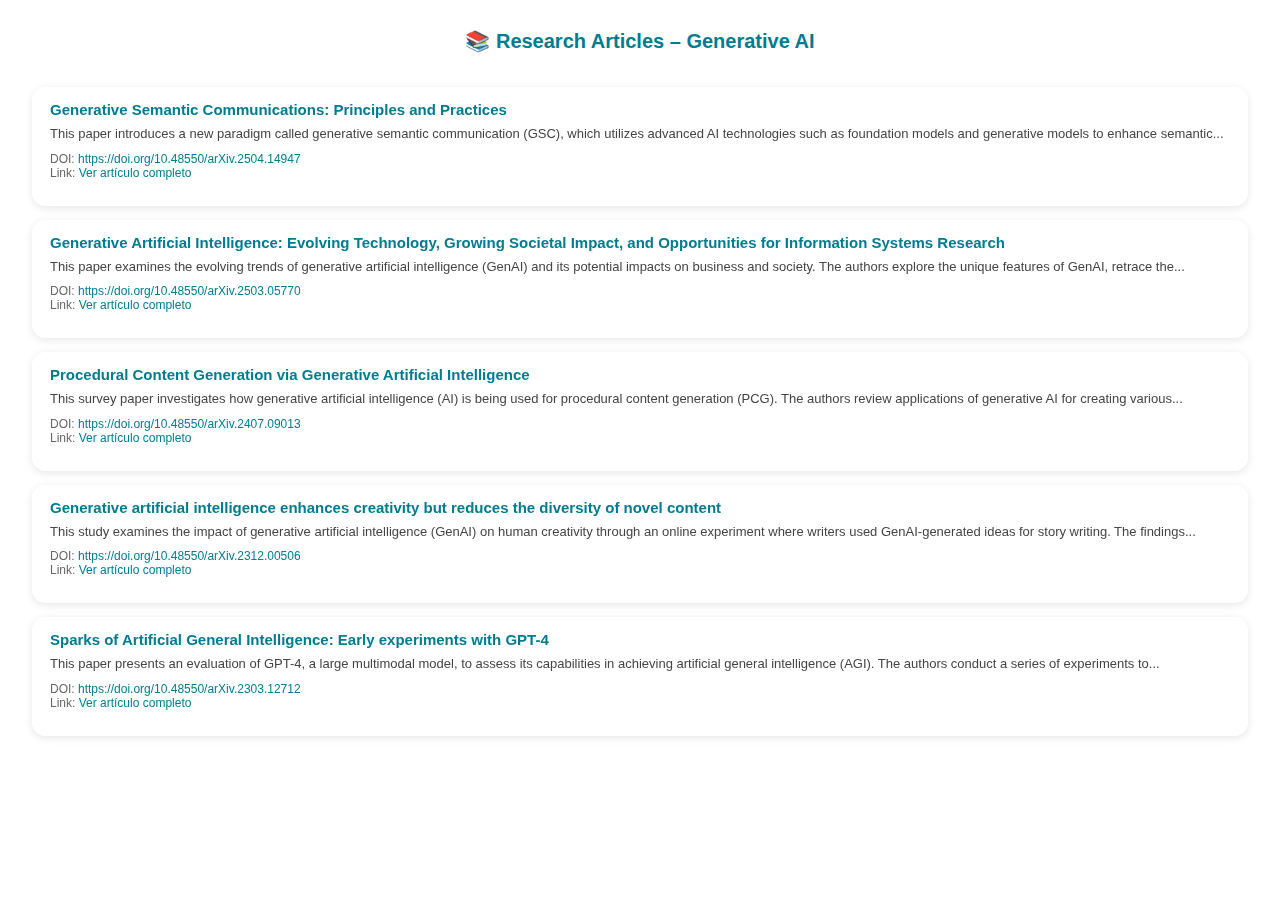
<file: articles.html>
<!DOCTYPE html>
<html lang="es">
<head>
  <meta charset="UTF-8" />
  <title>Research Articles – Generative AI</title>
  <meta name="viewport" content="width=device-width, initial-scale=1.0">
  <style>
    body {
      font-family: 'Segoe UI', sans-serif;
      background-color: transparent;
      padding: 16px;
      margin: 0;
    }

    h1 {
      font-size: 20px;
      color: #007c91;
      text-align: center;
      margin-bottom: 18px;
    }

    .research-section {
      backdrop-filter: blur(12px);
      background-color: rgba(255, 255, 255, 0.15);
      border-radius: 16px;
      padding: 16px;
    }

    .research-card {
      background-color: rgba(255, 255, 255, 0.95);
      border-radius: 14px;
      padding: 14px 18px;
      margin-bottom: 14px;
      box-shadow: 0 2px 8px rgba(0, 0, 0, 0.1);
      font-size: 13px;
      color: #222;
      transition: transform 0.2s ease-in-out;
    }

    .research-card:hover {
      transform: scale(1.01);
    }

    .research-card h3 {
      font-size: 15px;
      margin: 0 0 6px 0;
      color: #007c91;
      font-weight: 600;
    }

    .research-card .summary {
      font-size: 13px;
      margin: 4px 0;
      line-height: 1.5;
      color: #444;
    }

    .research-card .source {
      font-size: 12px;
      margin-top: 8px;
      color: #666;
    }

    .research-card a {
      color: #007c91;
      text-decoration: none;
      font-weight: 500;
    }

    .research-card a:hover {
      text-decoration: underline;
    }

    @media (max-width: 480px) {
      .research-card {
        padding: 10px;
      }
    }
  </style>
</head>
<body>
  <h1>📚 Research Articles – Generative AI</h1>
  <section class="research-section">
    
  <div class="research-card">
    <h3>Generative Semantic Communications: Principles and Practices</h3>
    <p class="summary">This paper introduces a new paradigm called generative semantic communication (GSC), which utilizes advanced AI technologies such as foundation models and generative models to enhance semantic...</p>
    <p class="source">
      DOI: <a href="https://doi.org/10.48550/arXiv.2504.14947" target="_blank">https://doi.org/10.48550/arXiv.2504.14947</a><br>
      Link: <a href="https://arxiv.org/abs/2504.14947" target="_blank">Ver artículo completo</a>
    </p>
  </div>

  <div class="research-card">
    <h3>Generative Artificial Intelligence: Evolving Technology, Growing Societal Impact, and Opportunities for Information Systems Research</h3>
    <p class="summary">This paper examines the evolving trends of generative artificial intelligence (GenAI) and its potential impacts on business and society. The authors explore the unique features of GenAI, retrace the...</p>
    <p class="source">
      DOI: <a href="https://doi.org/10.48550/arXiv.2503.05770" target="_blank">https://doi.org/10.48550/arXiv.2503.05770</a><br>
      Link: <a href="https://arxiv.org/abs/2503.05770" target="_blank">Ver artículo completo</a>
    </p>
  </div>

  <div class="research-card">
    <h3>Procedural Content Generation via Generative Artificial Intelligence</h3>
    <p class="summary">This survey paper investigates how generative artificial intelligence (AI) is being used for procedural content generation (PCG). The authors review applications of generative AI for creating various...</p>
    <p class="source">
      DOI: <a href="https://doi.org/10.48550/arXiv.2407.09013" target="_blank">https://doi.org/10.48550/arXiv.2407.09013</a><br>
      Link: <a href="https://arxiv.org/abs/2407.09013" target="_blank">Ver artículo completo</a>
    </p>
  </div>

  <div class="research-card">
    <h3>Generative artificial intelligence enhances creativity but reduces the diversity of novel content</h3>
    <p class="summary">This study examines the impact of generative artificial intelligence (GenAI) on human creativity through an online experiment where writers used GenAI-generated ideas for story writing. The findings...</p>
    <p class="source">
      DOI: <a href="https://doi.org/10.48550/arXiv.2312.00506" target="_blank">https://doi.org/10.48550/arXiv.2312.00506</a><br>
      Link: <a href="https://arxiv.org/abs/2312.00506" target="_blank">Ver artículo completo</a>
    </p>
  </div>

  <div class="research-card">
    <h3>Sparks of Artificial General Intelligence: Early experiments with GPT-4</h3>
    <p class="summary">This paper presents an evaluation of GPT-4, a large multimodal model, to assess its capabilities in achieving artificial general intelligence (AGI). The authors conduct a series of experiments to...</p>
    <p class="source">
      DOI: <a href="https://doi.org/10.48550/arXiv.2303.12712" target="_blank">https://doi.org/10.48550/arXiv.2303.12712</a><br>
      Link: <a href="https://arxiv.org/abs/2303.12712" target="_blank">Ver artículo completo</a>
    </p>
  </div>

  </section>
</body>
</html>
</file>
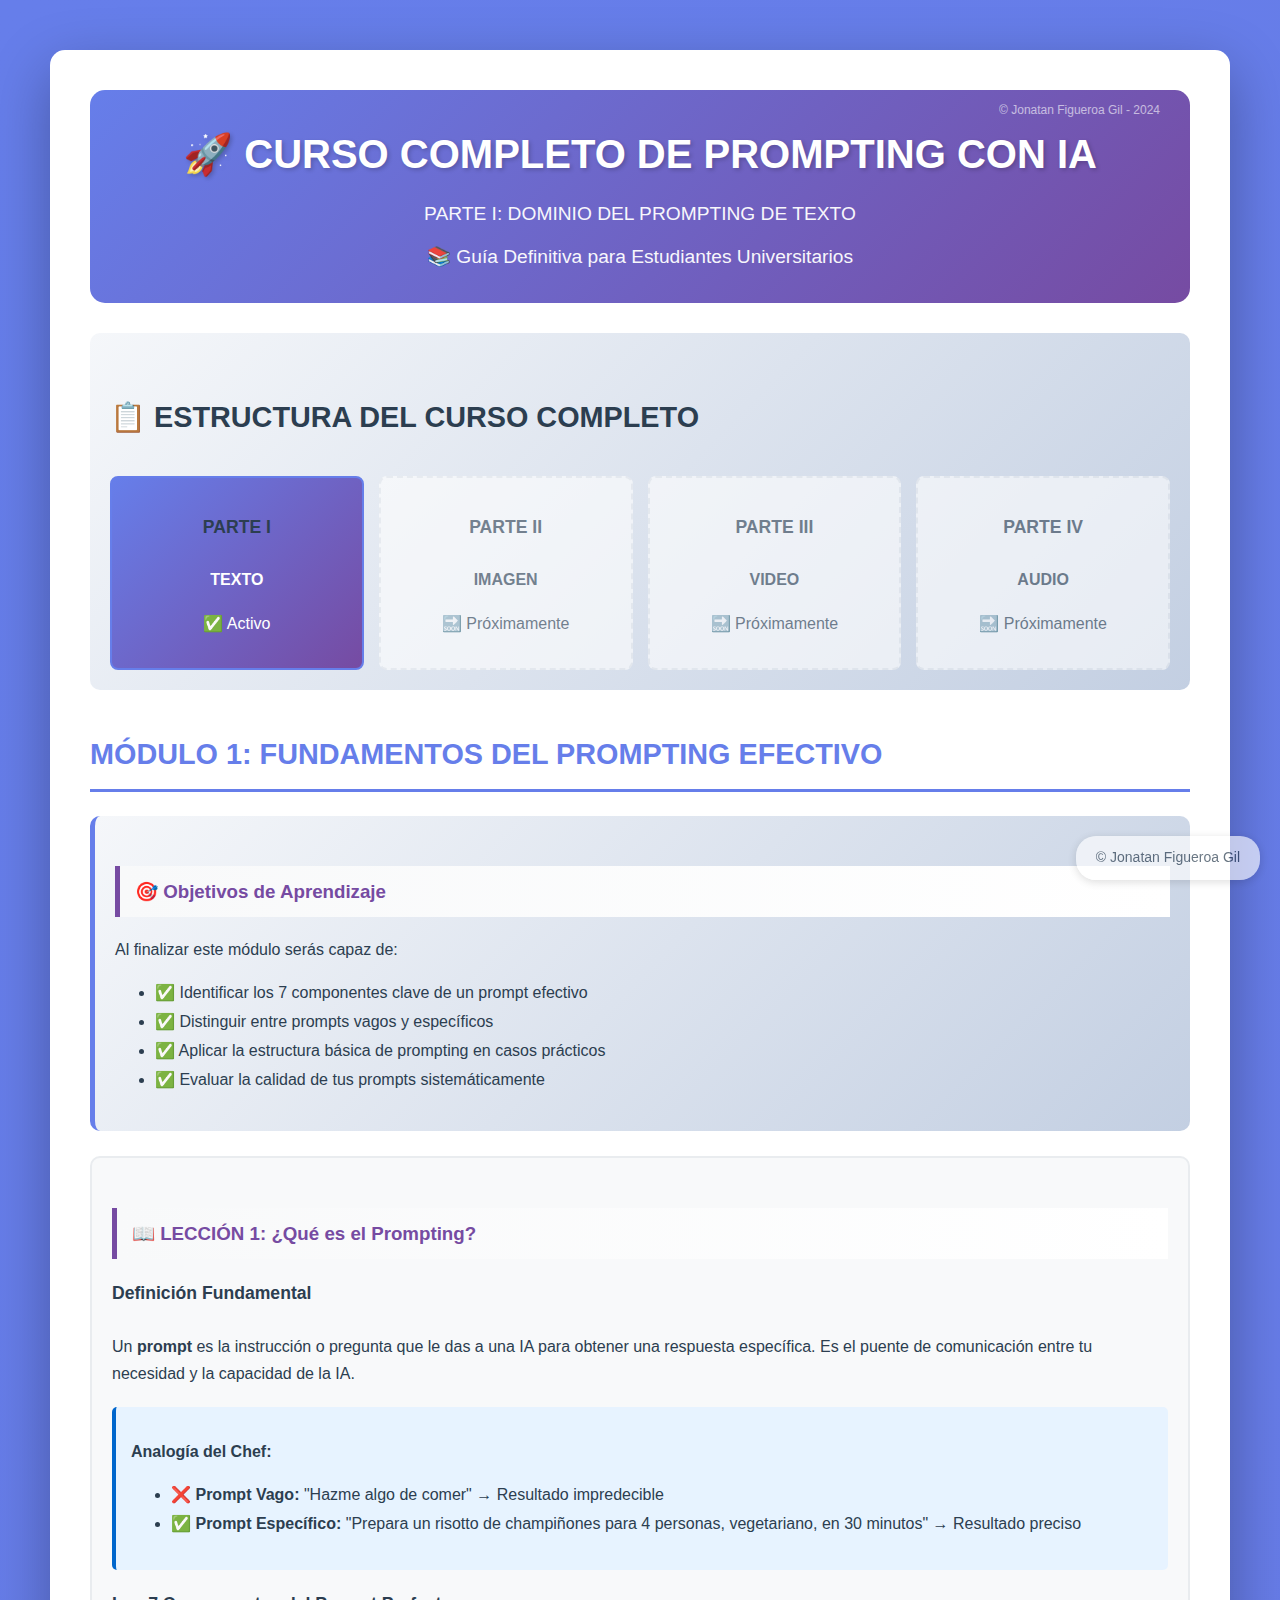
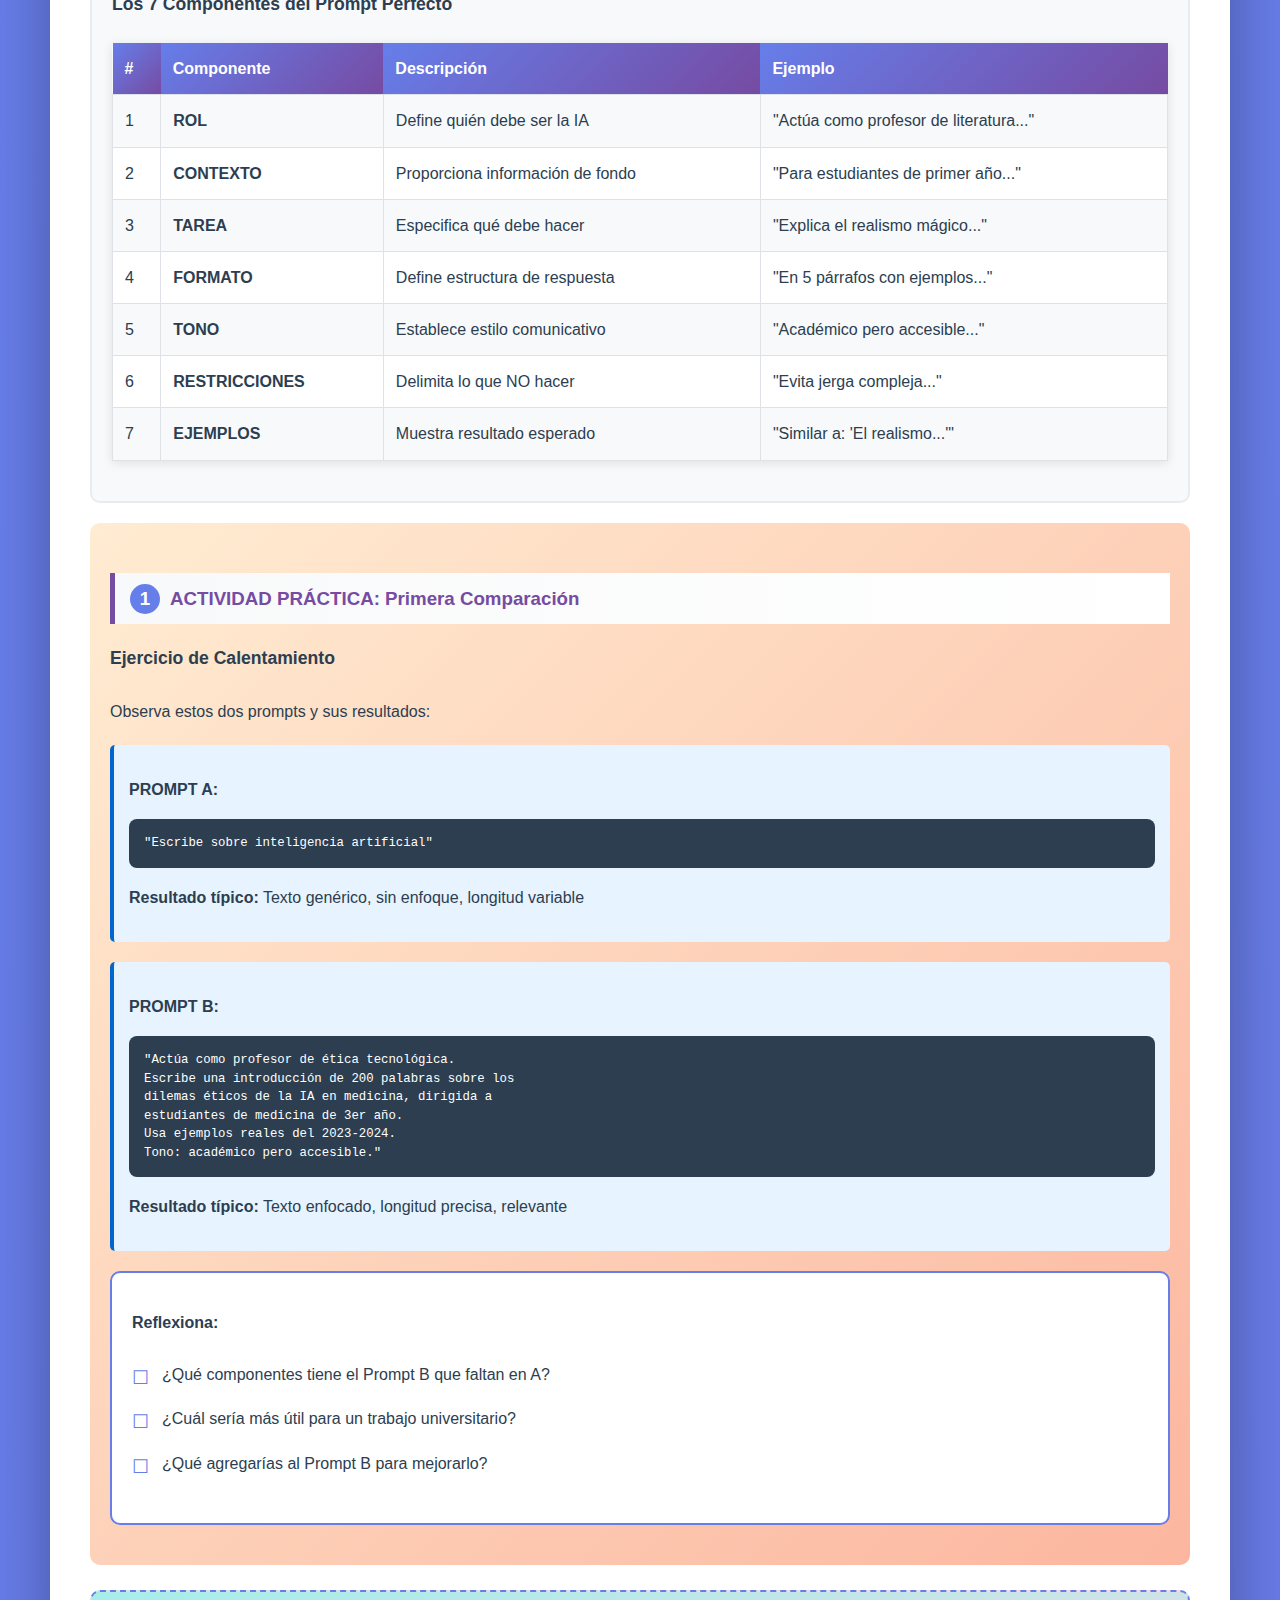
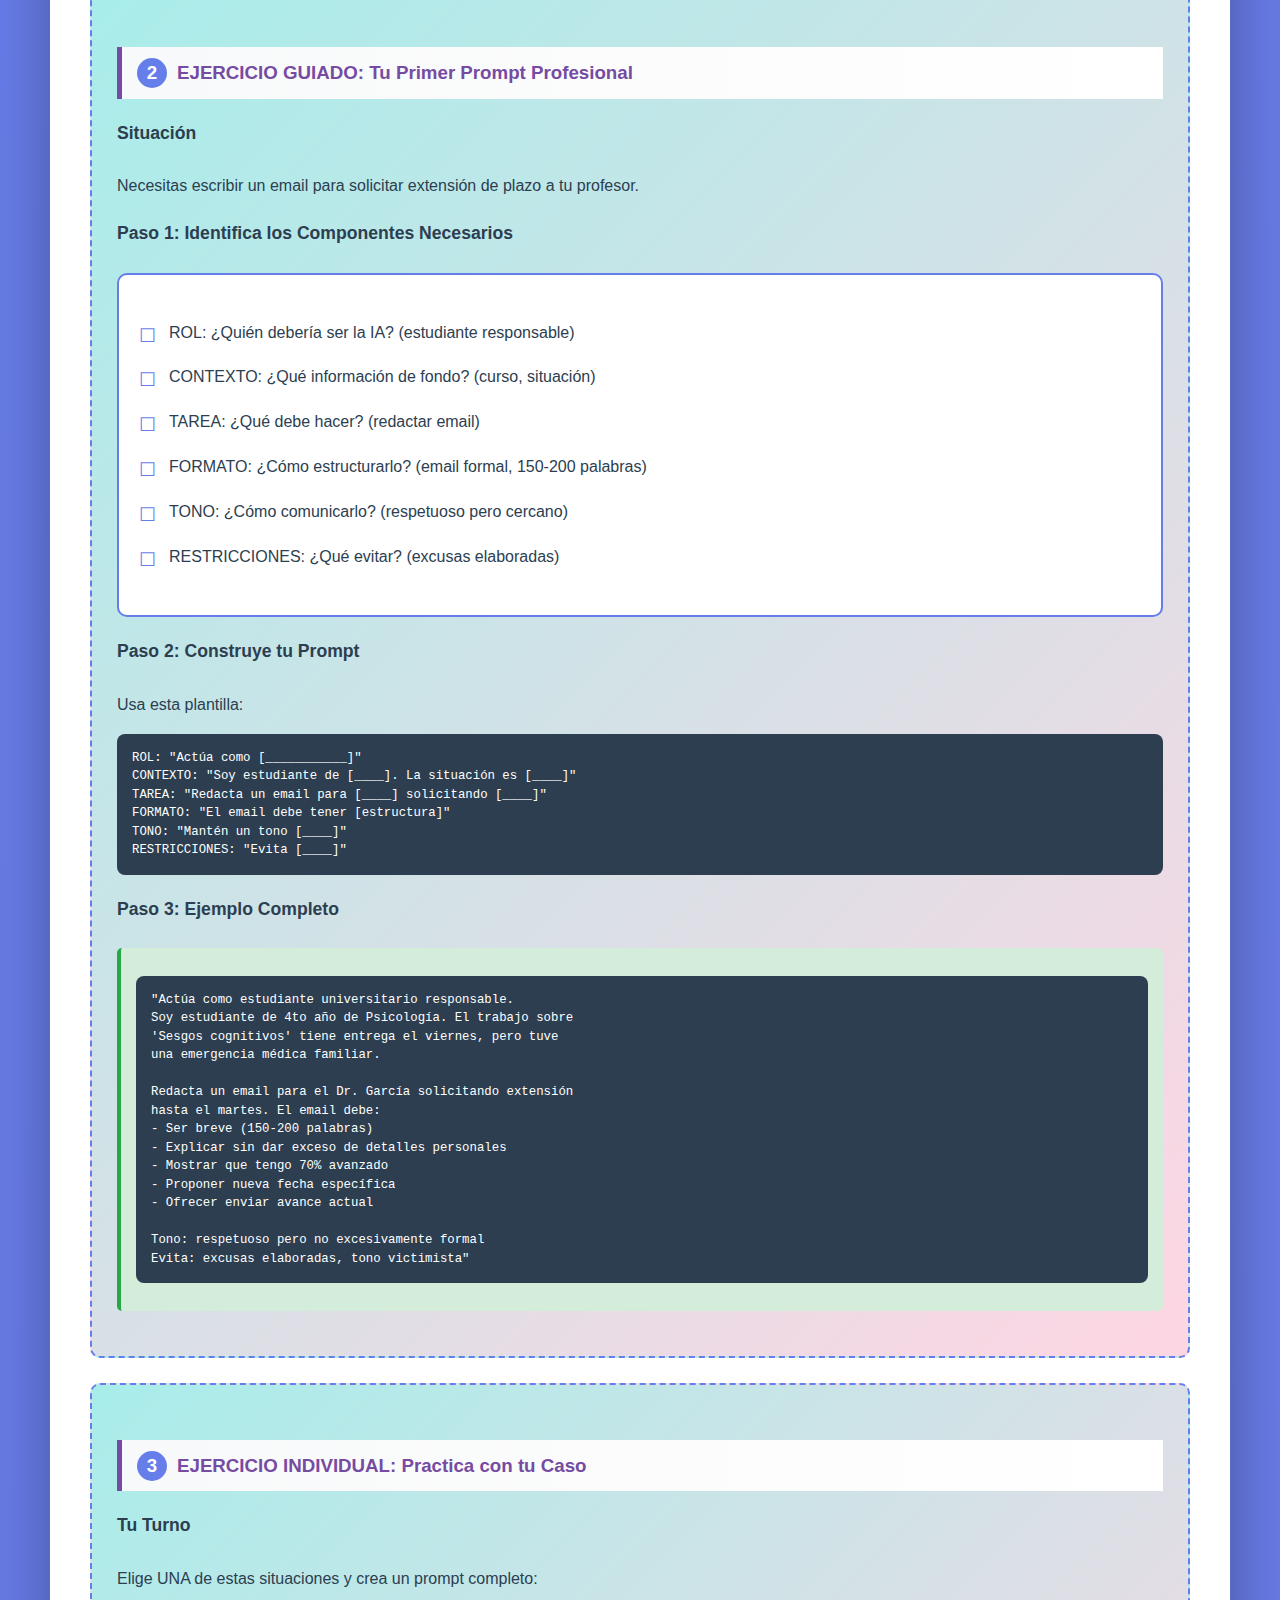
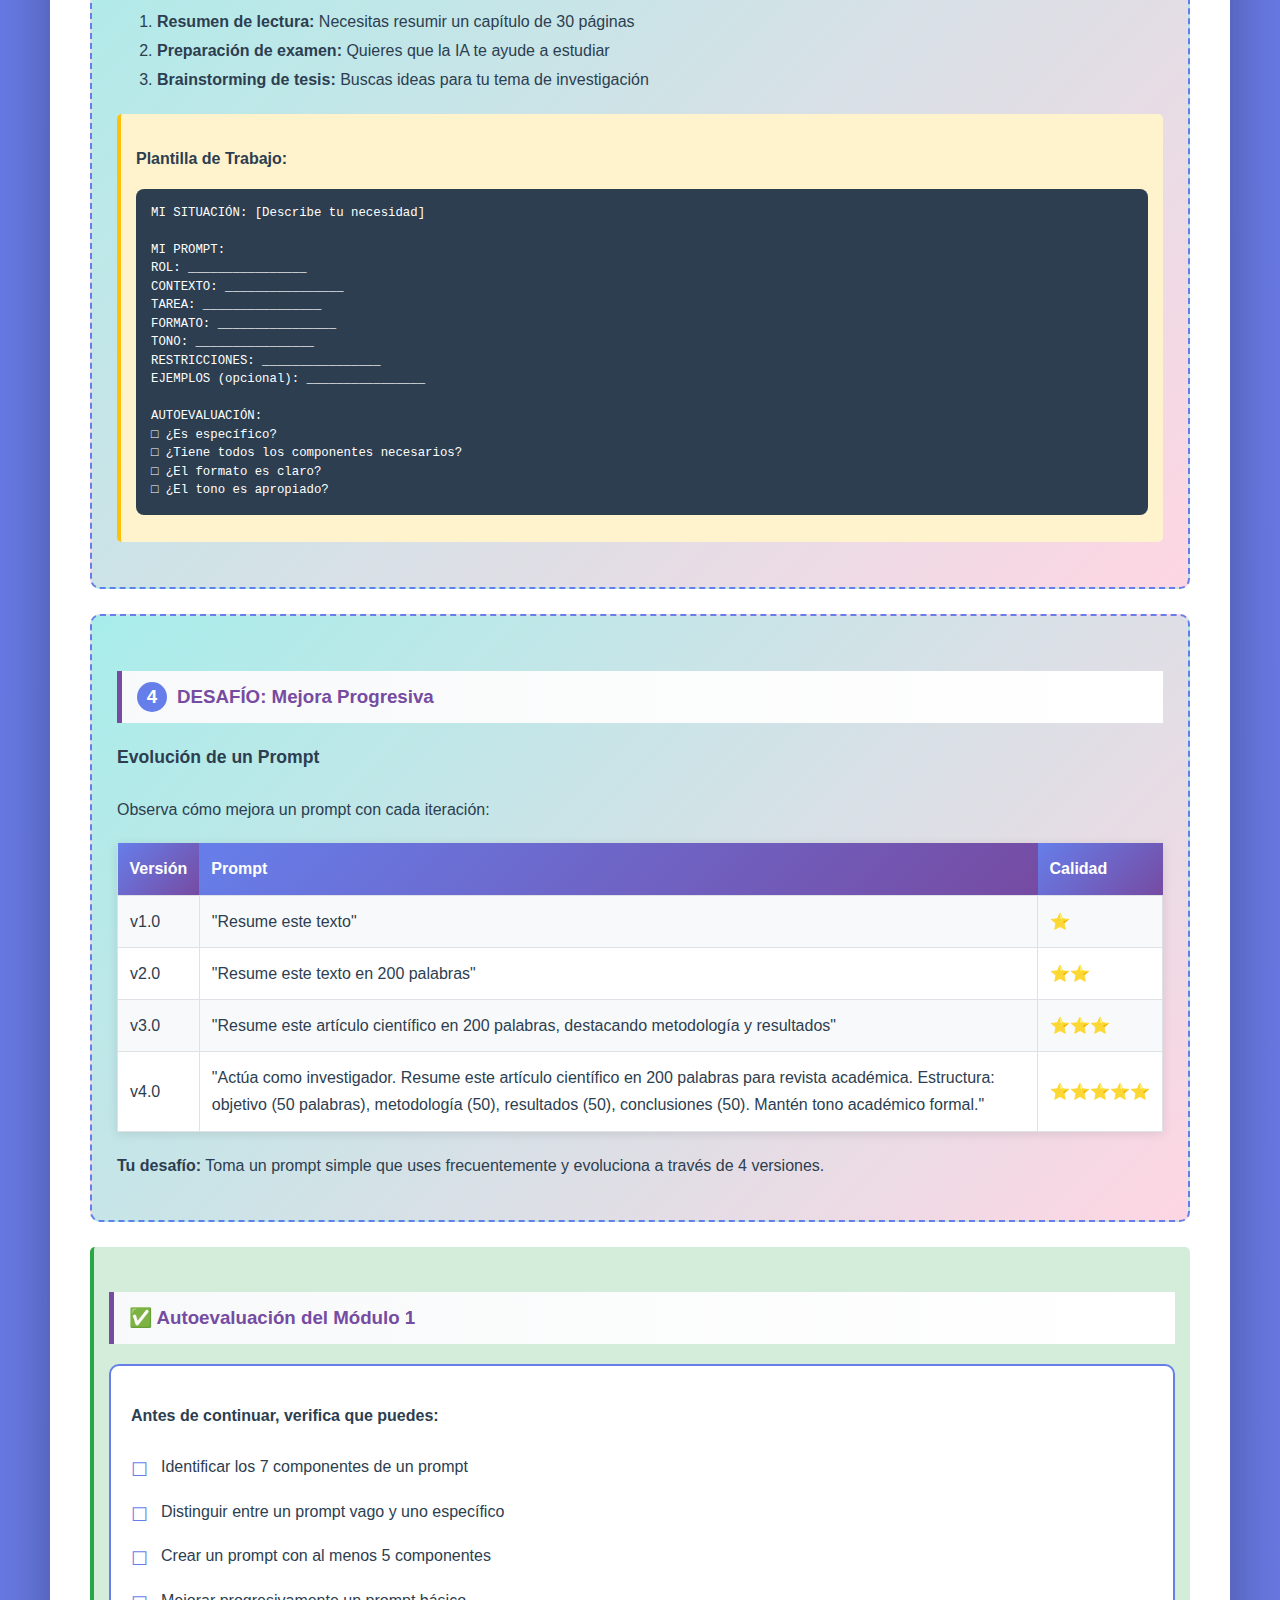
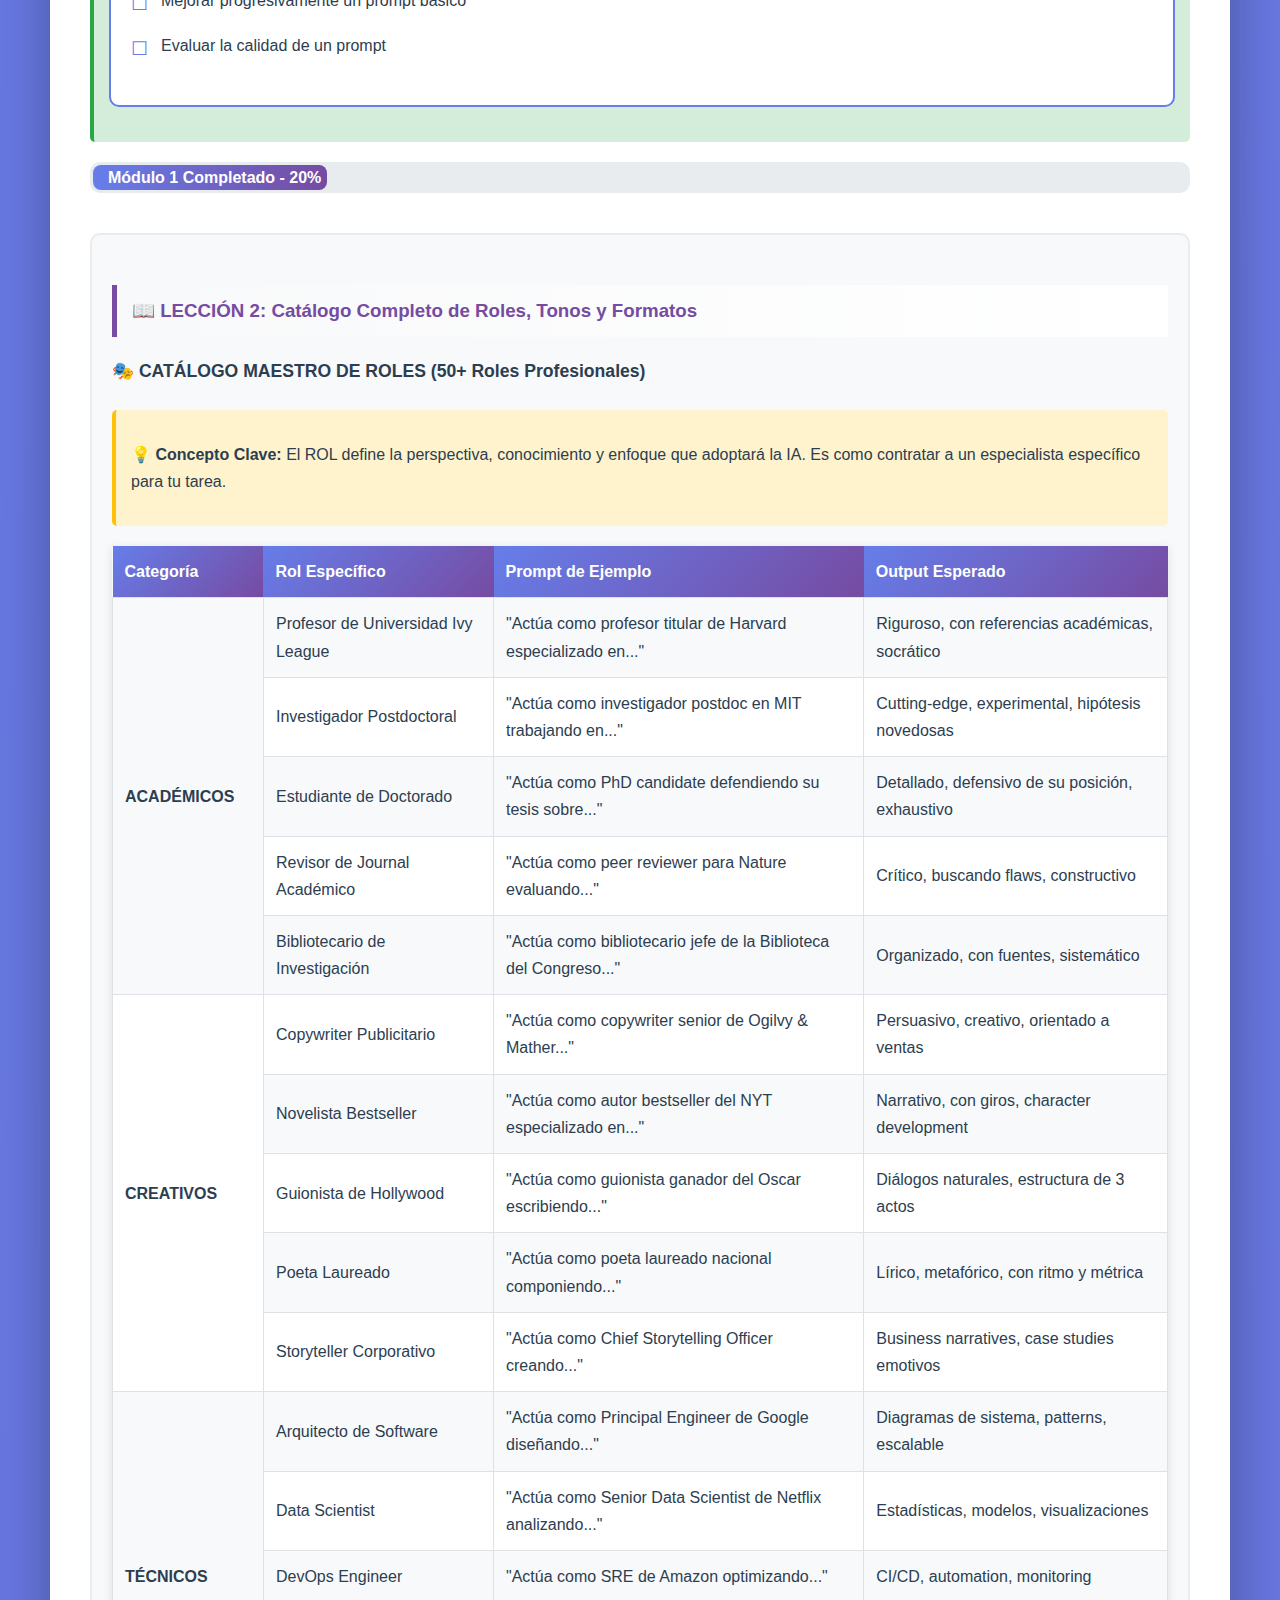
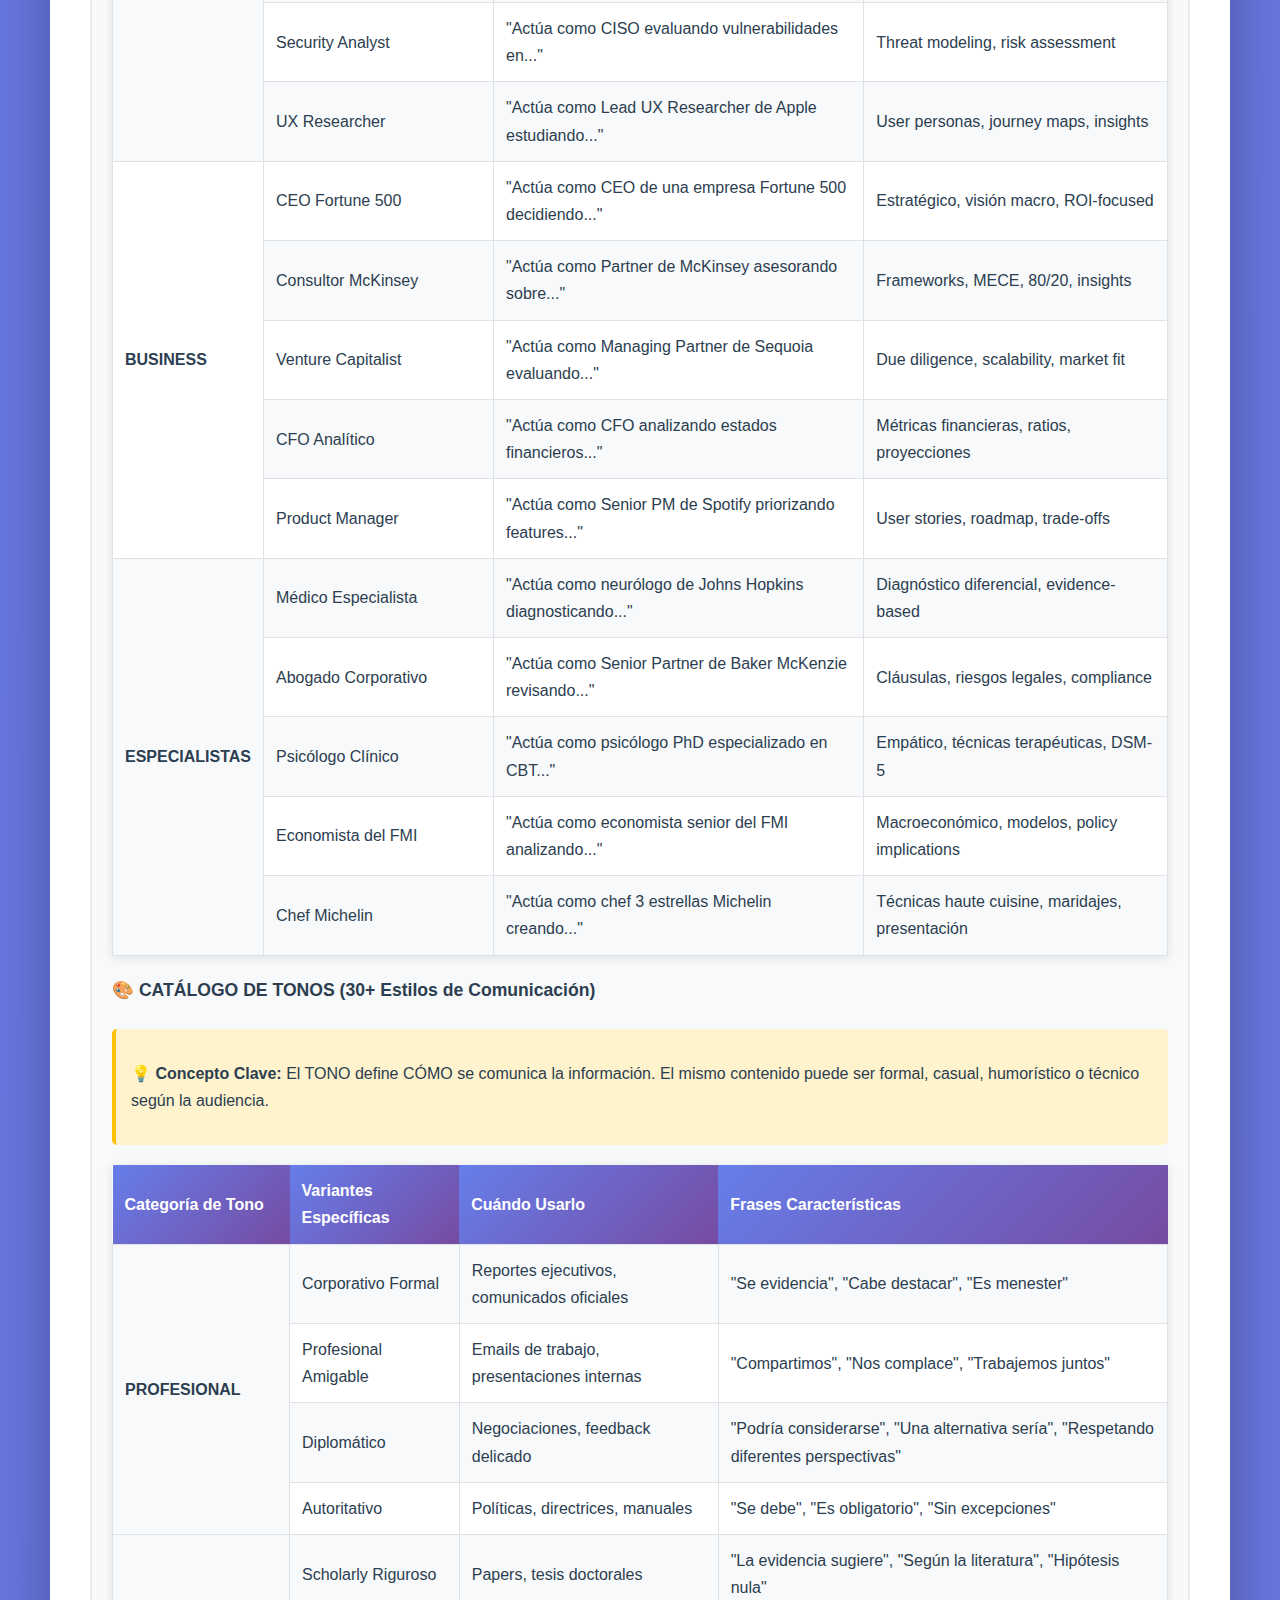
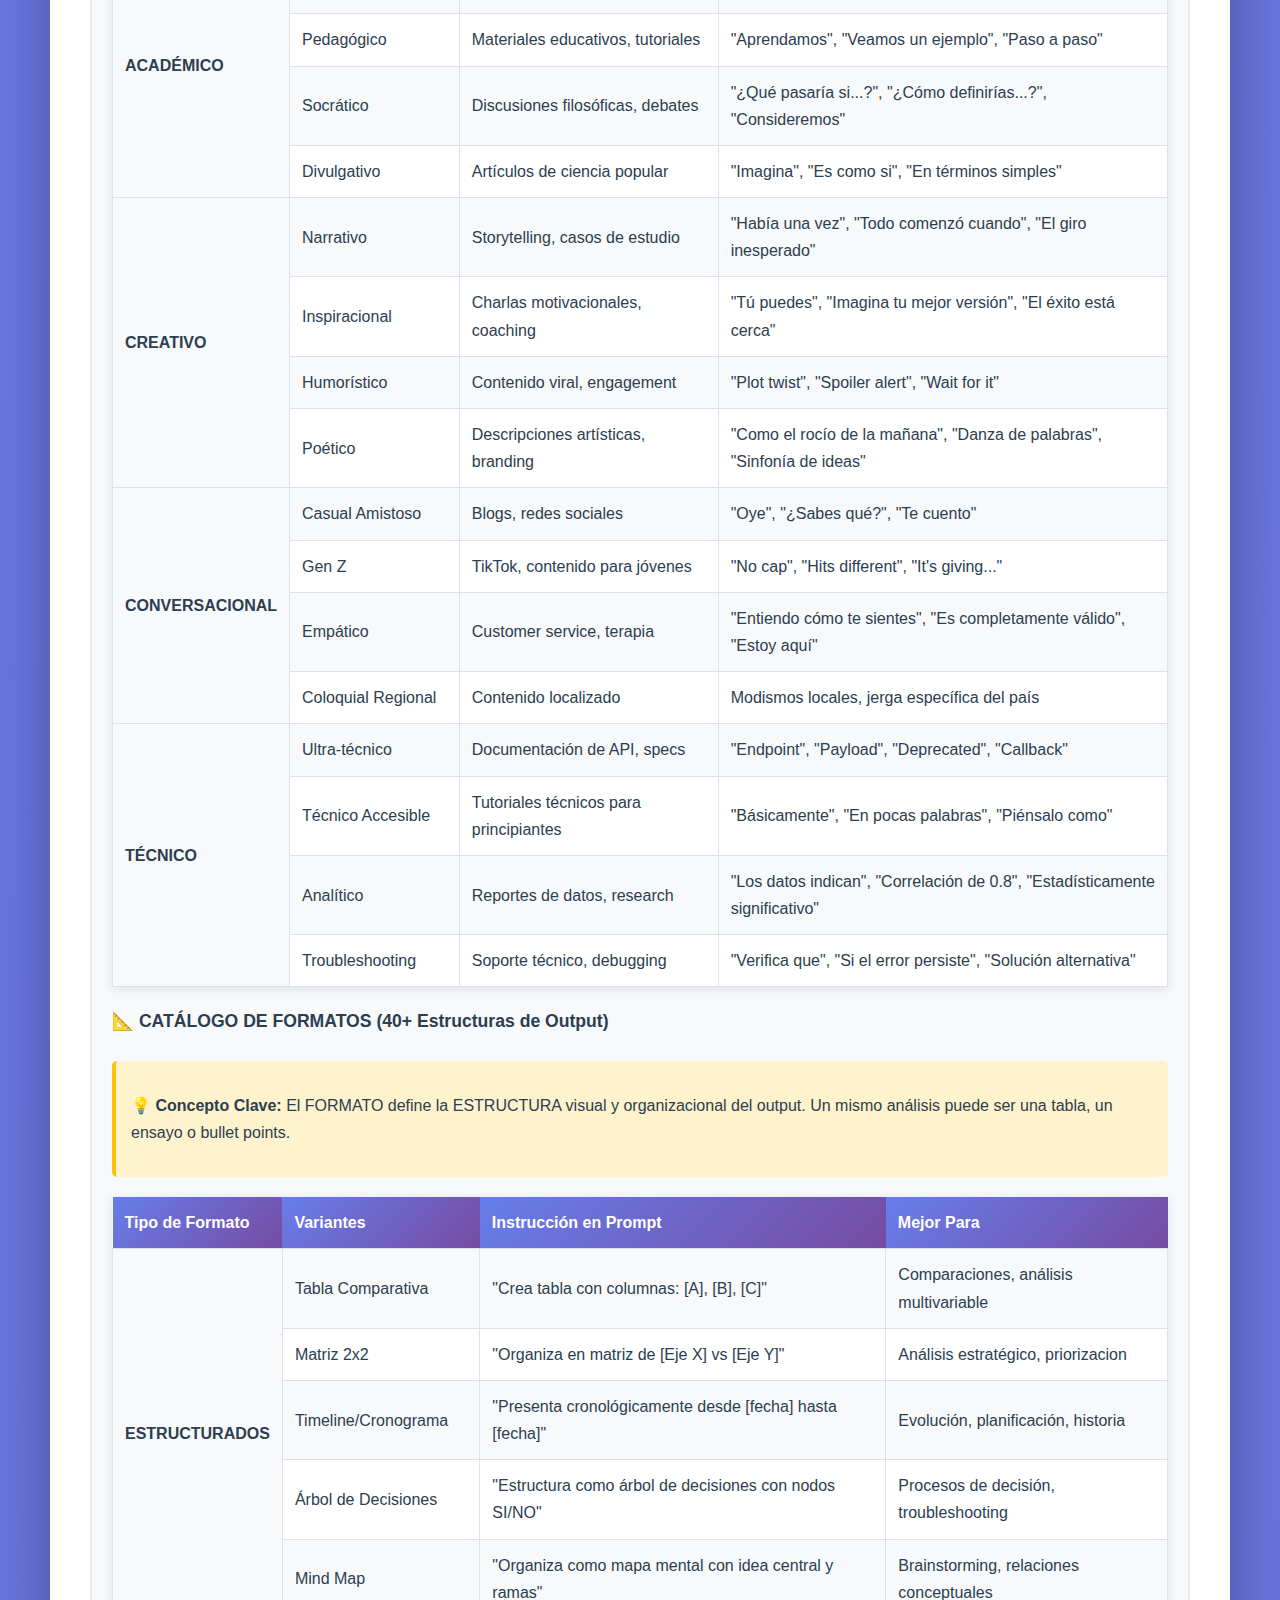
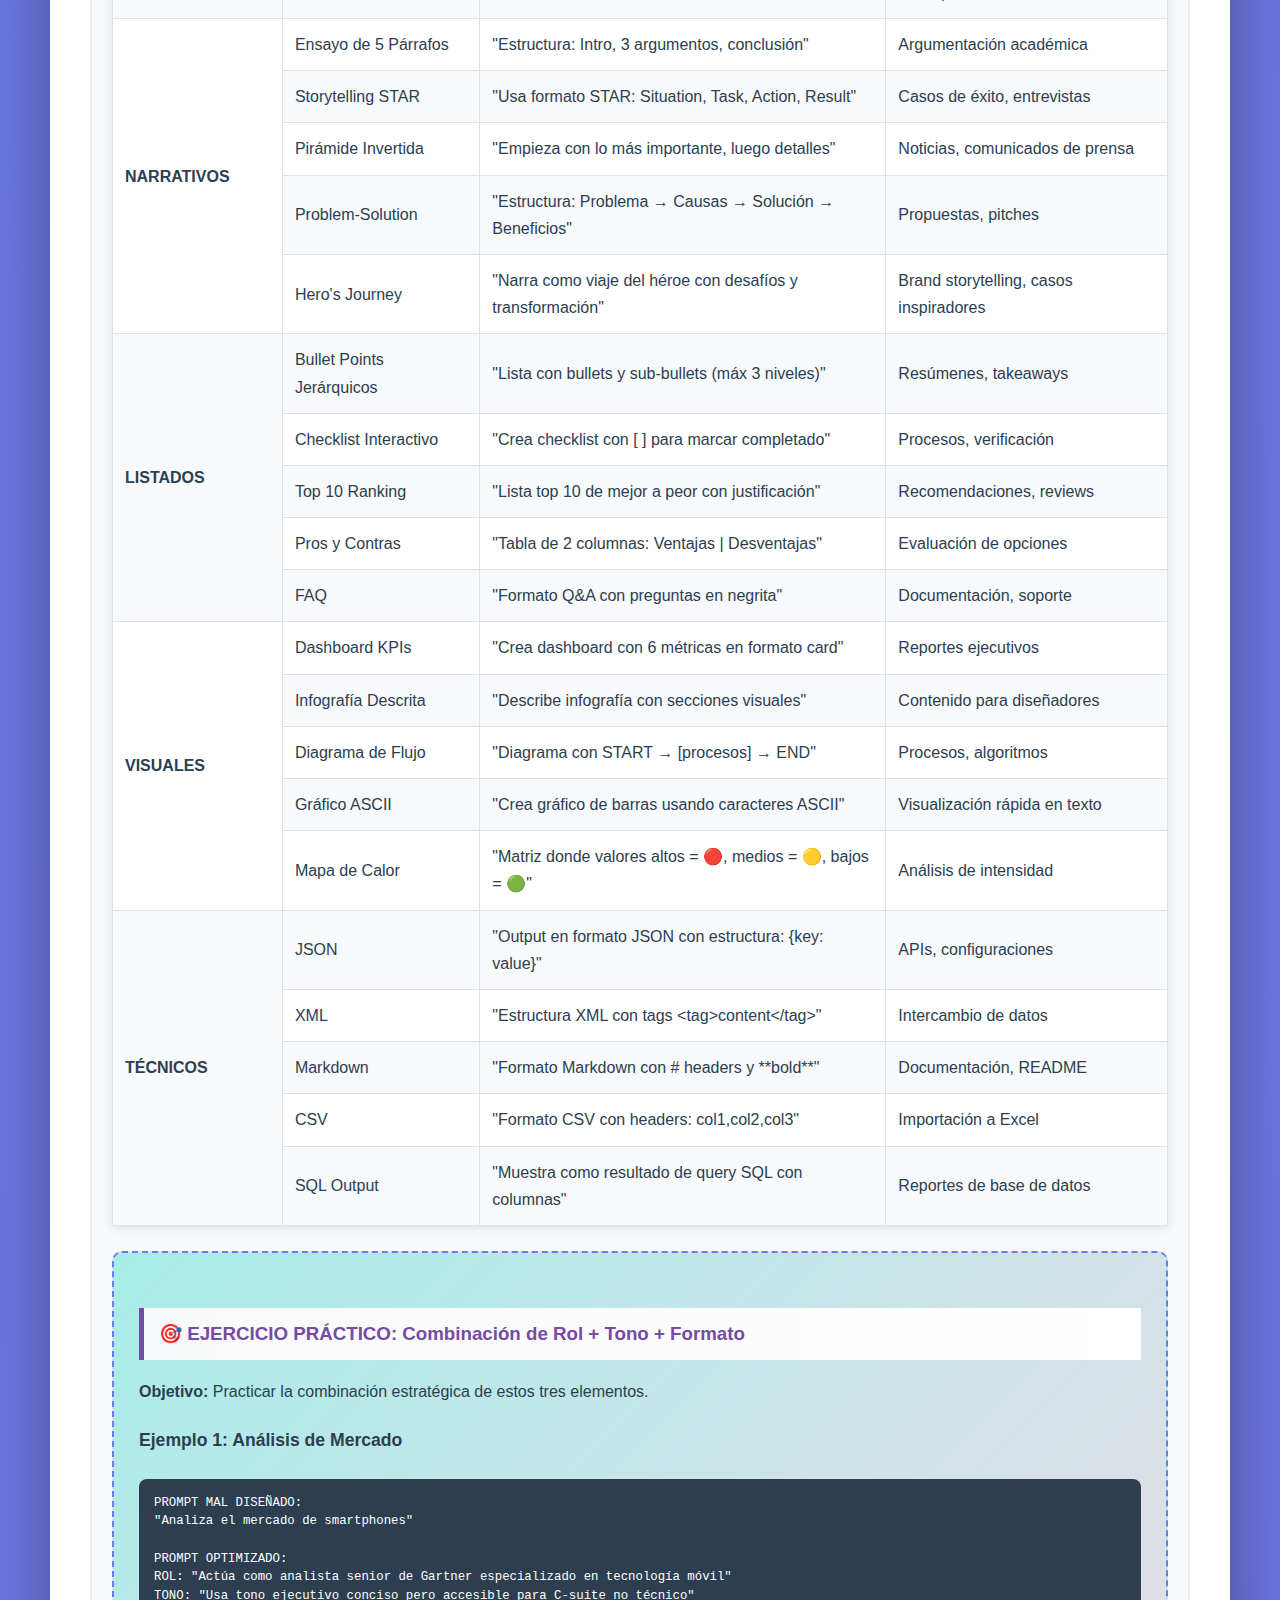
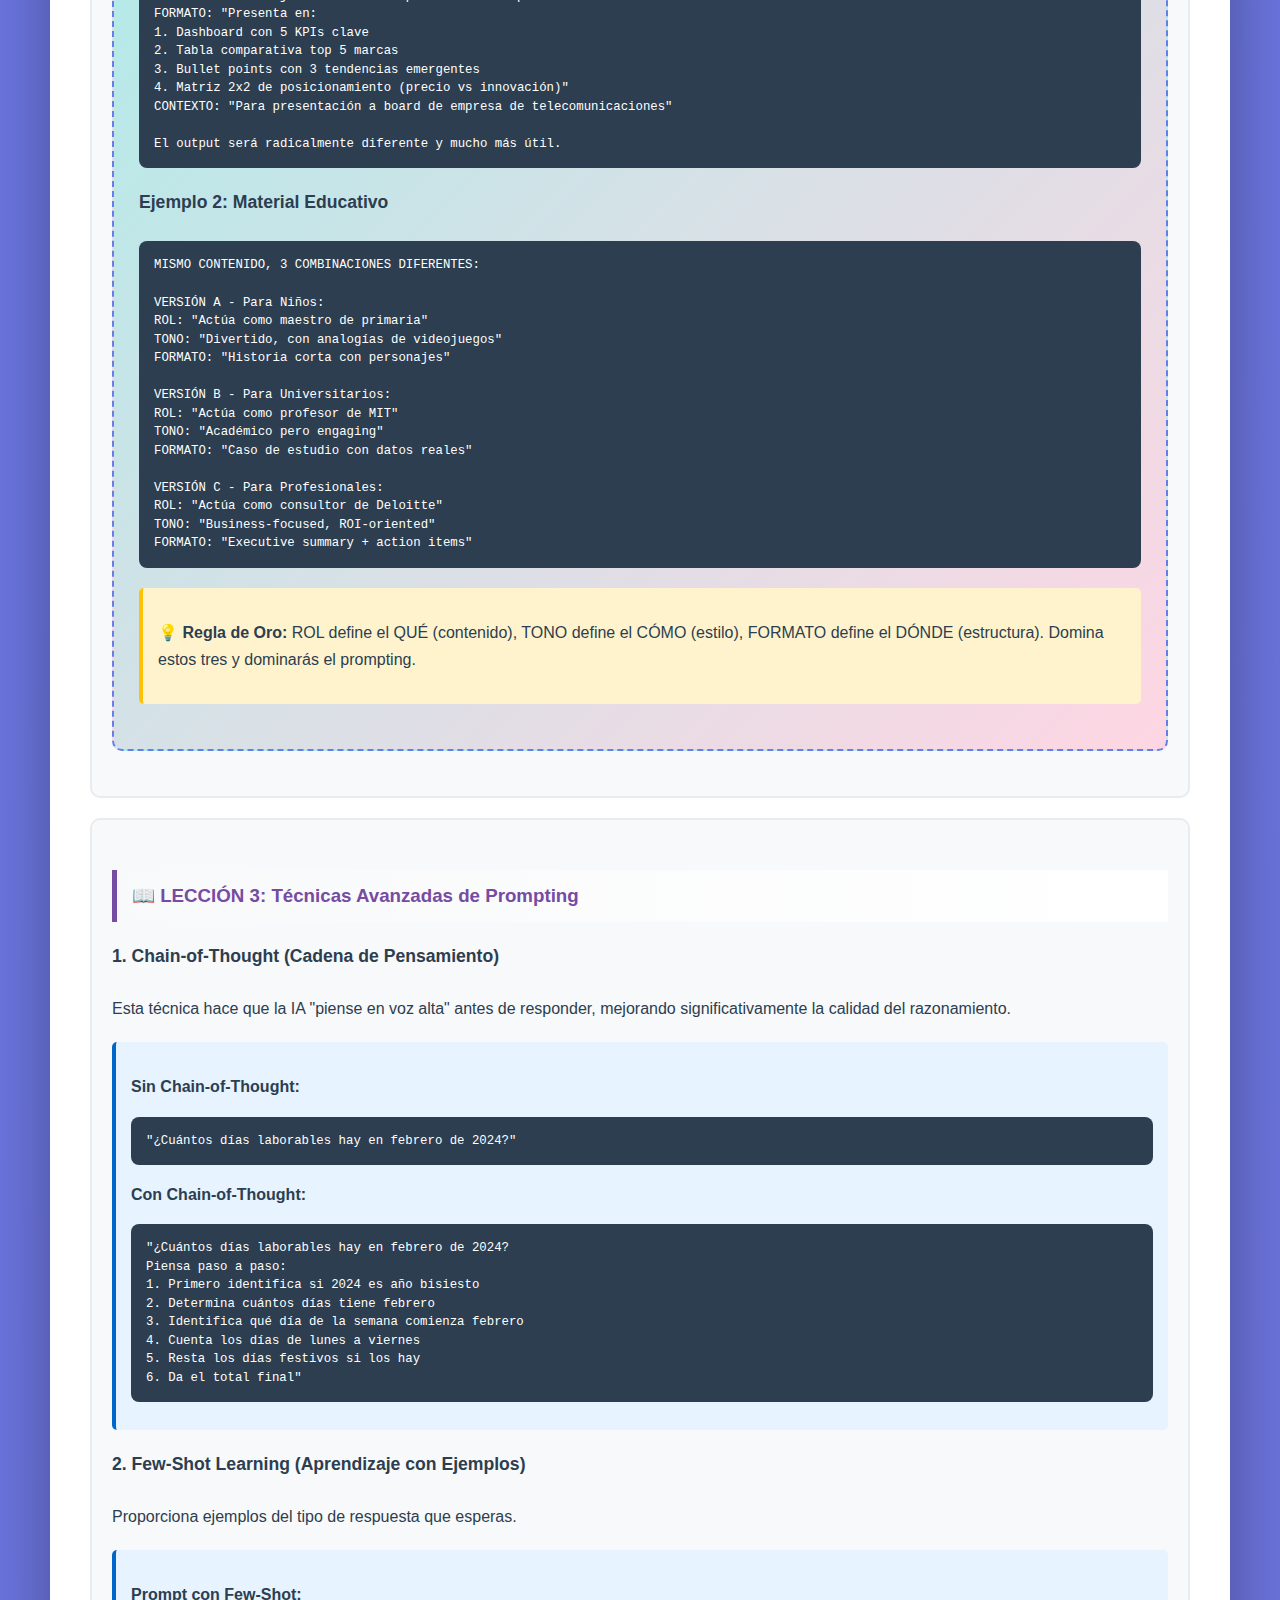
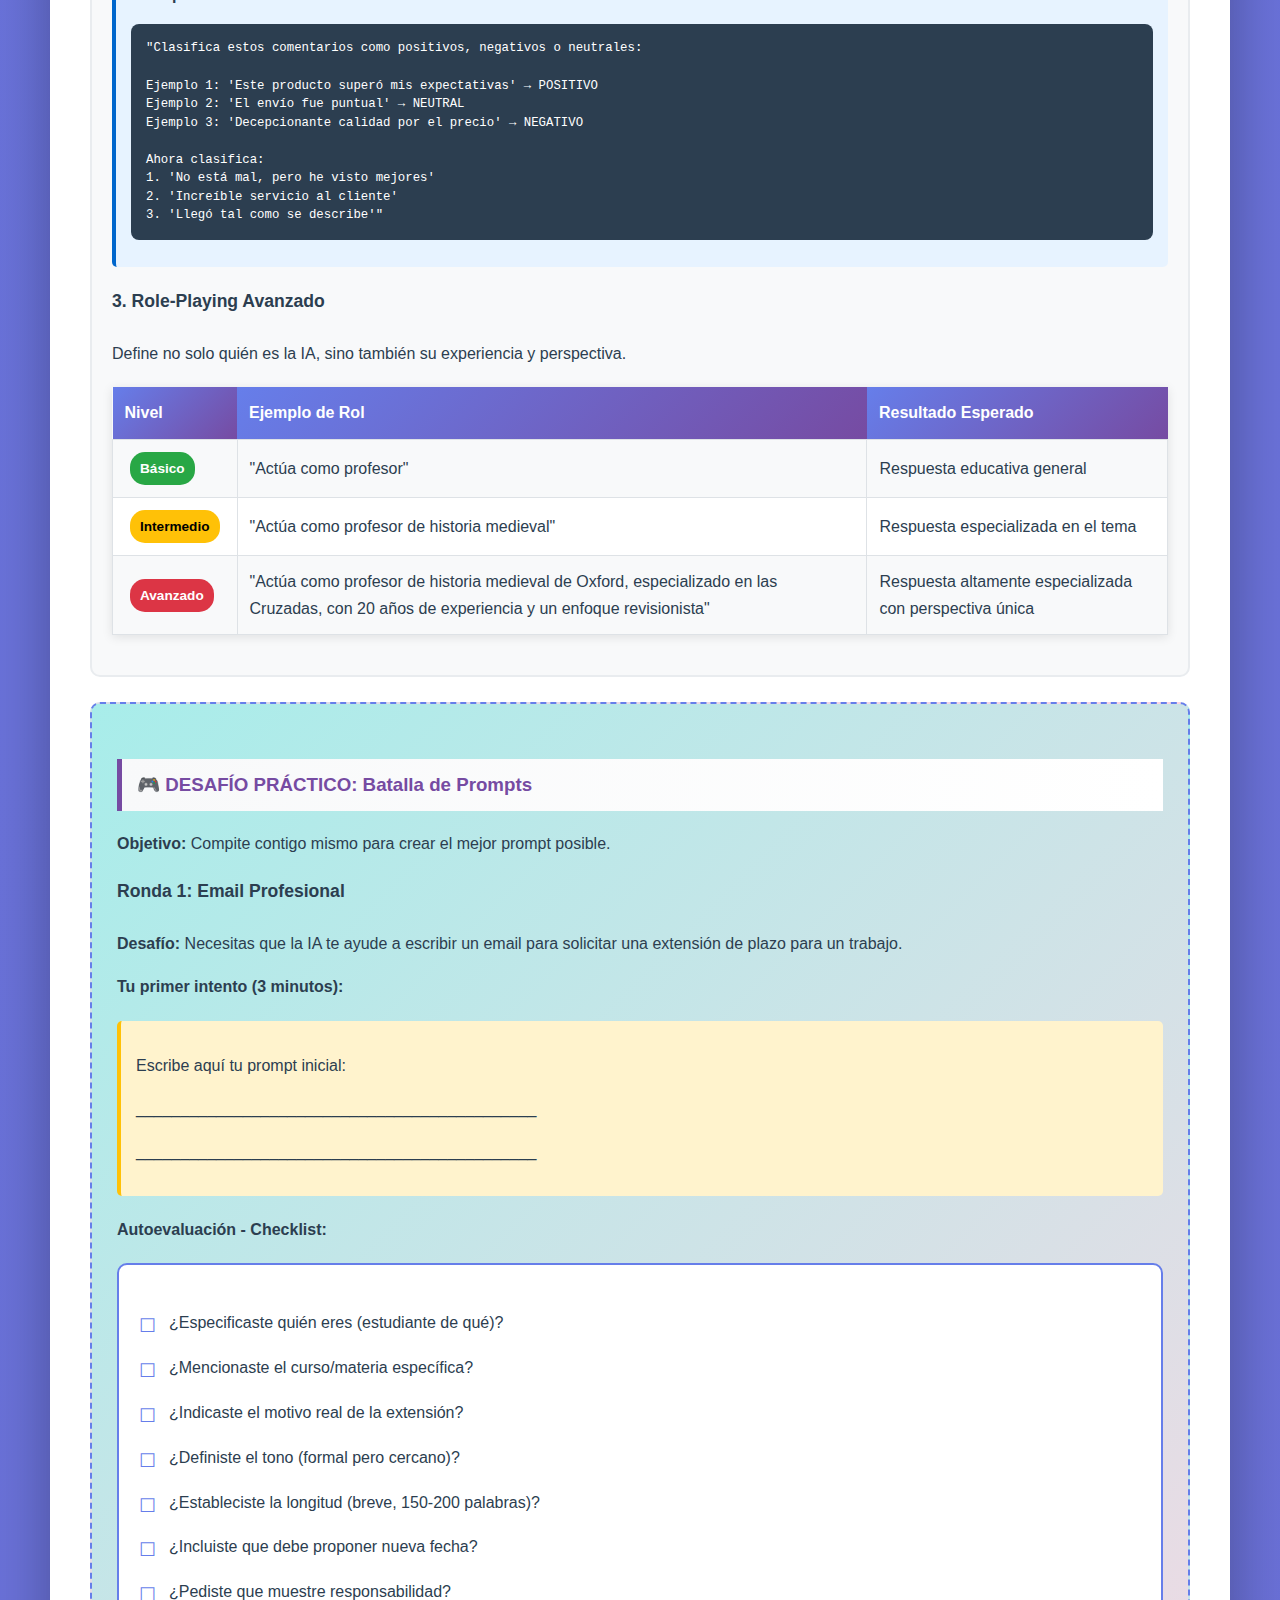
<file: Modulo_Alumnos_Prompting.html>
<!DOCTYPE html>
<html lang="es">
<head>
    <meta charset="UTF-8">
    <title>CURSO COMPLETO DE PROMPTING - Parte I: Texto | Jonatan Figueroa Gil</title>
    <style>
        body { 
            font-family: 'Segoe UI', Tahoma, Geneva, Verdana, sans-serif; 
            line-height: 1.7; 
            color: #2c3e50; 
            margin: 30px; 
            background: linear-gradient(135deg, #667eea 0%, #764ba2 100%);
            padding: 20px;
            position: relative;
        }
        .watermark {
            position: fixed;
            bottom: 20px;
            right: 20px;
            opacity: 0.7;
            font-size: 14px;
            background: rgba(255,255,255,0.9);
            padding: 10px 20px;
            border-radius: 20px;
            box-shadow: 0 2px 10px rgba(0,0,0,0.2);
            z-index: 1000;
        }
        .watermark-header {
            position: absolute;
            top: 10px;
            right: 30px;
            opacity: 0.6;
            font-size: 12px;
            color: white;
        }
        .container {
            max-width: 1200px;
            margin: 0 auto;
            background: white;
            border-radius: 15px;
            padding: 40px;
            box-shadow: 0 20px 60px rgba(0,0,0,0.3);
        }
        header { 
            background: linear-gradient(135deg, #667eea 0%, #764ba2 100%);
            color: white; 
            padding: 30px; 
            text-align: center; 
            border-radius: 15px;
            margin-bottom: 30px;
            position: relative;
        }
        h1 { 
            margin: 0; 
            font-size: 2.5em; 
            text-shadow: 2px 2px 4px rgba(0,0,0,0.2);
        }
        .subtitle {
            font-size: 1.2em;
            margin-top: 10px;
            opacity: 0.95;
        }
        .course-structure {
            background: linear-gradient(135deg, #f5f7fa 0%, #c3cfe2 100%);
            padding: 20px;
            border-radius: 10px;
            margin: 30px 0;
        }
        .course-parts {
            display: grid;
            grid-template-columns: repeat(4, 1fr);
            gap: 15px;
            margin-top: 20px;
        }
        .part-card {
            background: white;
            padding: 15px;
            border-radius: 8px;
            text-align: center;
            border: 2px solid #e9ecef;
        }
        .part-card.active {
            border-color: #667eea;
            background: linear-gradient(135deg, #667eea 0%, #764ba2 100%);
            color: white;
        }
        .part-card.upcoming {
            opacity: 0.6;
            border-style: dashed;
        }
        h2 { 
            color: #667eea; 
            border-bottom: 3px solid #667eea; 
            padding-bottom: 10px; 
            margin-top: 40px;
            font-size: 1.8em;
        }
        h3 { 
            color: #764ba2; 
            background: linear-gradient(90deg, #f8f9fa 0%, white 100%);
            padding: 10px 15px;
            border-left: 5px solid #764ba2; 
            margin-top: 30px;
        }
        h4 { 
            color: #2c3e50; 
            margin-top: 20px;
            font-size: 1.1em;
        }
        .module { 
            margin-bottom: 40px;
        }
        .objetivo-box {
            background: linear-gradient(135deg, #f5f7fa 0%, #c3cfe2 100%);
            padding: 20px;
            border-radius: 10px;
            margin-bottom: 25px;
            border-left: 5px solid #667eea;
        }
        .teoria-box {
            background-color: #f8f9fa;
            padding: 20px;
            border-radius: 10px;
            margin: 20px 0;
            border: 2px solid #e9ecef;
        }
        .practica-box {
            background: linear-gradient(135deg, #ffecd2 0%, #fcb69f 100%);
            padding: 20px;
            border-radius: 10px;
            margin: 20px 0;
            color: #2c3e50;
        }
        .ejemplo-box {
            background-color: #e7f3ff;
            border-left: 4px solid #0066cc;
            padding: 15px;
            margin: 20px 0;
            border-radius: 5px;
        }
        .ejercicio-box {
            background: linear-gradient(135deg, #a8edea 0%, #fed6e3 100%);
            padding: 25px;
            border-radius: 10px;
            margin: 25px 0;
            border: 2px dashed #667eea;
        }
        .tip-box {
            background-color: #fff3cd;
            border-left: 4px solid #ffc107;
            padding: 15px;
            margin: 20px 0;
            border-radius: 5px;
        }
        .warning-box {
            background-color: #f8d7da;
            border-left: 4px solid #dc3545;
            padding: 15px;
            margin: 20px 0;
            border-radius: 5px;
        }
        .success-box {
            background-color: #d4edda;
            border-left: 4px solid #28a745;
            padding: 15px;
            margin: 20px 0;
            border-radius: 5px;
        }
        pre {
            background-color: #2c3e50;
            color: #fff;
            padding: 15px;
            border-radius: 8px;
            overflow-x: auto;
            white-space: pre-wrap;
            word-wrap: break-word;
            font-size: 0.95em;
            line-height: 1.5;
        }
        code {
            background-color: #f4f4f4;
            padding: 2px 6px;
            border-radius: 3px;
            font-family: 'Courier New', monospace;
            color: #e83e8c;
        }
        table {
            width: 100%;
            border-collapse: collapse;
            margin: 20px 0;
            box-shadow: 0 2px 10px rgba(0,0,0,0.1);
        }
        th {
            background: linear-gradient(135deg, #667eea 0%, #764ba2 100%);
            color: white;
            padding: 12px;
            text-align: left;
        }
        td {
            border: 1px solid #dee2e6;
            padding: 12px;
            background: white;
        }
        tr:nth-child(even) td {
            background-color: #f8f9fa;
        }
        .checklist {
            background-color: #fff;
            border: 2px solid #667eea;
            border-radius: 10px;
            padding: 20px;
            margin: 20px 0;
        }
        .checklist ul {
            list-style: none;
            padding-left: 0;
        }
        .checklist li {
            padding: 8px 0;
            padding-left: 30px;
            position: relative;
        }
        .checklist li:before {
            content: "☐";
            position: absolute;
            left: 0;
            color: #667eea;
            font-size: 1.2em;
        }
        .progress-bar {
            background-color: #e9ecef;
            border-radius: 10px;
            padding: 3px;
            margin: 20px 0;
        }
        .progress {
            background: linear-gradient(90deg, #667eea 0%, #764ba2 100%);
            height: 25px;
            border-radius: 8px;
            color: white;
            display: flex;
            align-items: center;
            padding-left: 15px;
            font-weight: bold;
        }
        .badge {
            display: inline-block;
            padding: 5px 10px;
            border-radius: 15px;
            font-size: 0.85em;
            font-weight: bold;
            margin: 0 5px;
        }
        .badge-easy {
            background-color: #28a745;
            color: white;
        }
        .badge-medium {
            background-color: #ffc107;
            color: black;
        }
        .badge-hard {
            background-color: #dc3545;
            color: white;
        }
        .icon {
            font-size: 1.5em;
            margin-right: 10px;
            vertical-align: middle;
        }
        .highlight {
            background-color: #ffeb3b;
            padding: 2px 4px;
        }
        ul, ol {
            line-height: 1.8;
        }
        .recursos-box {
            background: linear-gradient(135deg, #f093fb 0%, #f5576c 100%);
            color: white;
            padding: 20px;
            border-radius: 10px;
            margin: 30px 0;
        }
        .recursos-box a {
            color: #fff3cd;
            text-decoration: underline;
        }
        .copyright-footer {
            text-align: center;
            padding: 20px;
            margin-top: 40px;
            border-top: 2px solid #e9ecef;
            color: #6c757d;
        }
        .activity-number {
            background: #667eea;
            color: white;
            border-radius: 50%;
            width: 30px;
            height: 30px;
            display: inline-flex;
            align-items: center;
            justify-content: center;
            margin-right: 10px;
            font-weight: bold;
        }
    </style>
</head>
<body>
    <div class="watermark">© Jonatan Figueroa Gil</div>
    <div class="container">
        <header>
            <div class="watermark-header">© Jonatan Figueroa Gil - 2024</div>
            <h1>🚀 CURSO COMPLETO DE PROMPTING CON IA</h1>
            <div class="subtitle">PARTE I: DOMINIO DEL PROMPTING DE TEXTO</div>
            <div class="subtitle">📚 Guía Definitiva para Estudiantes Universitarios</div>
        </header>

        <div class="course-structure">
            <h2 style="color: #2c3e50; border: none;">📋 ESTRUCTURA DEL CURSO COMPLETO</h2>
            <div class="course-parts">
                <div class="part-card active">
                    <h4>PARTE I</h4>
                    <p><strong>TEXTO</strong></p>
                    <p>✅ Activo</p>
                </div>
                <div class="part-card upcoming">
                    <h4>PARTE II</h4>
                    <p><strong>IMAGEN</strong></p>
                    <p>🔜 Próximamente</p>
                </div>
                <div class="part-card upcoming">
                    <h4>PARTE III</h4>
                    <p><strong>VIDEO</strong></p>
                    <p>🔜 Próximamente</p>
                </div>
                <div class="part-card upcoming">
                    <h4>PARTE IV</h4>
                    <p><strong>AUDIO</strong></p>
                    <p>🔜 Próximamente</p>
                </div>
            </div>
        </div>

        <div class="module">
            <h2>MÓDULO 1: FUNDAMENTOS DEL PROMPTING EFECTIVO</h2>
            
            <div class="objetivo-box">
                <h3>🎯 Objetivos de Aprendizaje</h3>
                <p>Al finalizar este módulo serás capaz de:</p>
                <ul>
                    <li>✅ Identificar los 7 componentes clave de un prompt efectivo</li>
                    <li>✅ Distinguir entre prompts vagos y específicos</li>
                    <li>✅ Aplicar la estructura básica de prompting en casos prácticos</li>
                    <li>✅ Evaluar la calidad de tus prompts sistemáticamente</li>
                </ul>
            </div>

            <div class="teoria-box">
                <h3>📖 LECCIÓN 1: ¿Qué es el Prompting?</h3>
                
                <h4>Definición Fundamental</h4>
                <p>Un <strong>prompt</strong> es la instrucción o pregunta que le das a una IA para obtener una respuesta específica. Es el puente de comunicación entre tu necesidad y la capacidad de la IA.</p>
                
                <div class="ejemplo-box">
                    <p><strong>Analogía del Chef:</strong></p>
                    <ul>
                        <li>❌ <strong>Prompt Vago:</strong> "Hazme algo de comer" → Resultado impredecible</li>
                        <li>✅ <strong>Prompt Específico:</strong> "Prepara un risotto de champiñones para 4 personas, vegetariano, en 30 minutos" → Resultado preciso</li>
                    </ul>
                </div>

                <h4>Los 7 Componentes del Prompt Perfecto</h4>
                <table>
                    <tr>
                        <th>#</th>
                        <th>Componente</th>
                        <th>Descripción</th>
                        <th>Ejemplo</th>
                    </tr>
                    <tr>
                        <td>1</td>
                        <td><strong>ROL</strong></td>
                        <td>Define quién debe ser la IA</td>
                        <td>"Actúa como profesor de literatura..."</td>
                    </tr>
                    <tr>
                        <td>2</td>
                        <td><strong>CONTEXTO</strong></td>
                        <td>Proporciona información de fondo</td>
                        <td>"Para estudiantes de primer año..."</td>
                    </tr>
                    <tr>
                        <td>3</td>
                        <td><strong>TAREA</strong></td>
                        <td>Especifica qué debe hacer</td>
                        <td>"Explica el realismo mágico..."</td>
                    </tr>
                    <tr>
                        <td>4</td>
                        <td><strong>FORMATO</strong></td>
                        <td>Define estructura de respuesta</td>
                        <td>"En 5 párrafos con ejemplos..."</td>
                    </tr>
                    <tr>
                        <td>5</td>
                        <td><strong>TONO</strong></td>
                        <td>Establece estilo comunicativo</td>
                        <td>"Académico pero accesible..."</td>
                    </tr>
                    <tr>
                        <td>6</td>
                        <td><strong>RESTRICCIONES</strong></td>
                        <td>Delimita lo que NO hacer</td>
                        <td>"Evita jerga compleja..."</td>
                    </tr>
                    <tr>
                        <td>7</td>
                        <td><strong>EJEMPLOS</strong></td>
                        <td>Muestra resultado esperado</td>
                        <td>"Similar a: 'El realismo...'"</td>
                    </tr>
                </table>
            </div>

            <div class="practica-box">
                <h3><span class="activity-number">1</span>ACTIVIDAD PRÁCTICA: Primera Comparación</h3>
                
                <h4>Ejercicio de Calentamiento</h4>
                <p>Observa estos dos prompts y sus resultados:</p>
                
                <div class="ejemplo-box">
                    <p><strong>PROMPT A:</strong></p>
                    <pre>"Escribe sobre inteligencia artificial"</pre>
                    <p><strong>Resultado típico:</strong> Texto genérico, sin enfoque, longitud variable</p>
                </div>
                
                <div class="ejemplo-box">
                    <p><strong>PROMPT B:</strong></p>
                    <pre>"Actúa como profesor de ética tecnológica. 
Escribe una introducción de 200 palabras sobre los 
dilemas éticos de la IA en medicina, dirigida a 
estudiantes de medicina de 3er año. 
Usa ejemplos reales del 2023-2024.
Tono: académico pero accesible."</pre>
                    <p><strong>Resultado típico:</strong> Texto enfocado, longitud precisa, relevante</p>
                </div>
                
                <div class="checklist">
                    <p><strong>Reflexiona:</strong></p>
                    <ul>
                        <li>¿Qué componentes tiene el Prompt B que faltan en A?</li>
                        <li>¿Cuál sería más útil para un trabajo universitario?</li>
                        <li>¿Qué agregarías al Prompt B para mejorarlo?</li>
                    </ul>
                </div>
            </div>

            <div class="ejercicio-box">
                <h3><span class="activity-number">2</span>EJERCICIO GUIADO: Tu Primer Prompt Profesional</h3>
                
                <h4>Situación</h4>
                <p>Necesitas escribir un email para solicitar extensión de plazo a tu profesor.</p>
                
                <h4>Paso 1: Identifica los Componentes Necesarios</h4>
                <div class="checklist">
                    <ul>
                        <li>ROL: ¿Quién debería ser la IA? (estudiante responsable)</li>
                        <li>CONTEXTO: ¿Qué información de fondo? (curso, situación)</li>
                        <li>TAREA: ¿Qué debe hacer? (redactar email)</li>
                        <li>FORMATO: ¿Cómo estructurarlo? (email formal, 150-200 palabras)</li>
                        <li>TONO: ¿Cómo comunicarlo? (respetuoso pero cercano)</li>
                        <li>RESTRICCIONES: ¿Qué evitar? (excusas elaboradas)</li>
                    </ul>
                </div>
                
                <h4>Paso 2: Construye tu Prompt</h4>
                <p>Usa esta plantilla:</p>
                <pre>ROL: "Actúa como [___________]"
CONTEXTO: "Soy estudiante de [____]. La situación es [____]"
TAREA: "Redacta un email para [____] solicitando [____]"
FORMATO: "El email debe tener [estructura]"
TONO: "Mantén un tono [____]"
RESTRICCIONES: "Evita [____]"</pre>
                
                <h4>Paso 3: Ejemplo Completo</h4>
                <div class="success-box">
                    <pre>"Actúa como estudiante universitario responsable.
Soy estudiante de 4to año de Psicología. El trabajo sobre 
'Sesgos cognitivos' tiene entrega el viernes, pero tuve 
una emergencia médica familiar.

Redacta un email para el Dr. García solicitando extensión 
hasta el martes. El email debe:
- Ser breve (150-200 palabras)
- Explicar sin dar exceso de detalles personales
- Mostrar que tengo 70% avanzado
- Proponer nueva fecha específica
- Ofrecer enviar avance actual

Tono: respetuoso pero no excesivamente formal
Evita: excusas elaboradas, tono victimista"</pre>
                </div>
            </div>

            <div class="ejercicio-box">
                <h3><span class="activity-number">3</span>EJERCICIO INDIVIDUAL: Practica con tu Caso</h3>
                
                <h4>Tu Turno</h4>
                <p>Elige UNA de estas situaciones y crea un prompt completo:</p>
                
                <ol>
                    <li><strong>Resumen de lectura:</strong> Necesitas resumir un capítulo de 30 páginas</li>
                    <li><strong>Preparación de examen:</strong> Quieres que la IA te ayude a estudiar</li>
                    <li><strong>Brainstorming de tesis:</strong> Buscas ideas para tu tema de investigación</li>
                </ol>
                
                <div class="tip-box">
                    <p><strong>Plantilla de Trabajo:</strong></p>
                    <pre>MI SITUACIÓN: [Describe tu necesidad]

MI PROMPT:
ROL: ________________
CONTEXTO: ________________
TAREA: ________________
FORMATO: ________________
TONO: ________________
RESTRICCIONES: ________________
EJEMPLOS (opcional): ________________

AUTOEVALUACIÓN:
□ ¿Es específico?
□ ¿Tiene todos los componentes necesarios?
□ ¿El formato es claro?
□ ¿El tono es apropiado?</pre>
                </div>
            </div>

            <div class="ejercicio-box">
                <h3><span class="activity-number">4</span>DESAFÍO: Mejora Progresiva</h3>
                
                <h4>Evolución de un Prompt</h4>
                <p>Observa cómo mejora un prompt con cada iteración:</p>
                
                <table>
                    <tr>
                        <th>Versión</th>
                        <th>Prompt</th>
                        <th>Calidad</th>
                    </tr>
                    <tr>
                        <td>v1.0</td>
                        <td>"Resume este texto"</td>
                        <td>⭐</td>
                    </tr>
                    <tr>
                        <td>v2.0</td>
                        <td>"Resume este texto en 200 palabras"</td>
                        <td>⭐⭐</td>
                    </tr>
                    <tr>
                        <td>v3.0</td>
                        <td>"Resume este artículo científico en 200 palabras, destacando metodología y resultados"</td>
                        <td>⭐⭐⭐</td>
                    </tr>
                    <tr>
                        <td>v4.0</td>
                        <td>"Actúa como investigador. Resume este artículo científico en 200 palabras para revista académica. Estructura: objetivo (50 palabras), metodología (50), resultados (50), conclusiones (50). Mantén tono académico formal."</td>
                        <td>⭐⭐⭐⭐⭐</td>
                    </tr>
                </table>
                
                <p><strong>Tu desafío:</strong> Toma un prompt simple que uses frecuentemente y evoluciona a través de 4 versiones.</p>
            </div>

            <div class="success-box">
                <h3>✅ Autoevaluación del Módulo 1</h3>
                <div class="checklist">
                    <p><strong>Antes de continuar, verifica que puedes:</strong></p>
                    <ul>
                        <li>Identificar los 7 componentes de un prompt</li>
                        <li>Distinguir entre un prompt vago y uno específico</li>
                        <li>Crear un prompt con al menos 5 componentes</li>
                        <li>Mejorar progresivamente un prompt básico</li>
                        <li>Evaluar la calidad de un prompt</li>
                    </ul>
                </div>
            </div>

            <div class="progress-bar">
                <div class="progress" style="width: 20%;">
                    Módulo 1 Completado - 20%
                </div>
            </div>
        </div>

            <div class="teoria-box">
                <h3>📖 LECCIÓN 2: Catálogo Completo de Roles, Tonos y Formatos</h3>
                
                <h4>🎭 CATÁLOGO MAESTRO DE ROLES (50+ Roles Profesionales)</h4>
                
                <div class="tip-box">
                    <p><strong>💡 Concepto Clave:</strong> El ROL define la perspectiva, conocimiento y enfoque que adoptará la IA. Es como contratar a un especialista específico para tu tarea.</p>
                </div>
                
                <table>
                    <tr>
                        <th>Categoría</th>
                        <th>Rol Específico</th>
                        <th>Prompt de Ejemplo</th>
                        <th>Output Esperado</th>
                    </tr>
                    <tr>
                        <td rowspan="5"><strong>ACADÉMICOS</strong></td>
                        <td>Profesor de Universidad Ivy League</td>
                        <td>"Actúa como profesor titular de Harvard especializado en..."</td>
                        <td>Riguroso, con referencias académicas, socrático</td>
                    </tr>
                    <tr>
                        <td>Investigador Postdoctoral</td>
                        <td>"Actúa como investigador postdoc en MIT trabajando en..."</td>
                        <td>Cutting-edge, experimental, hipótesis novedosas</td>
                    </tr>
                    <tr>
                        <td>Estudiante de Doctorado</td>
                        <td>"Actúa como PhD candidate defendiendo su tesis sobre..."</td>
                        <td>Detallado, defensivo de su posición, exhaustivo</td>
                    </tr>
                    <tr>
                        <td>Revisor de Journal Académico</td>
                        <td>"Actúa como peer reviewer para Nature evaluando..."</td>
                        <td>Crítico, buscando flaws, constructivo</td>
                    </tr>
                    <tr>
                        <td>Bibliotecario de Investigación</td>
                        <td>"Actúa como bibliotecario jefe de la Biblioteca del Congreso..."</td>
                        <td>Organizado, con fuentes, sistemático</td>
                    </tr>
                    <tr>
                        <td rowspan="5"><strong>CREATIVOS</strong></td>
                        <td>Copywriter Publicitario</td>
                        <td>"Actúa como copywriter senior de Ogilvy & Mather..."</td>
                        <td>Persuasivo, creativo, orientado a ventas</td>
                    </tr>
                    <tr>
                        <td>Novelista Bestseller</td>
                        <td>"Actúa como autor bestseller del NYT especializado en..."</td>
                        <td>Narrativo, con giros, character development</td>
                    </tr>
                    <tr>
                        <td>Guionista de Hollywood</td>
                        <td>"Actúa como guionista ganador del Oscar escribiendo..."</td>
                        <td>Diálogos naturales, estructura de 3 actos</td>
                    </tr>
                    <tr>
                        <td>Poeta Laureado</td>
                        <td>"Actúa como poeta laureado nacional componiendo..."</td>
                        <td>Lírico, metafórico, con ritmo y métrica</td>
                    </tr>
                    <tr>
                        <td>Storyteller Corporativo</td>
                        <td>"Actúa como Chief Storytelling Officer creando..."</td>
                        <td>Business narratives, case studies emotivos</td>
                    </tr>
                    <tr>
                        <td rowspan="5"><strong>TÉCNICOS</strong></td>
                        <td>Arquitecto de Software</td>
                        <td>"Actúa como Principal Engineer de Google diseñando..."</td>
                        <td>Diagramas de sistema, patterns, escalable</td>
                    </tr>
                    <tr>
                        <td>Data Scientist</td>
                        <td>"Actúa como Senior Data Scientist de Netflix analizando..."</td>
                        <td>Estadísticas, modelos, visualizaciones</td>
                    </tr>
                    <tr>
                        <td>DevOps Engineer</td>
                        <td>"Actúa como SRE de Amazon optimizando..."</td>
                        <td>CI/CD, automation, monitoring</td>
                    </tr>
                    <tr>
                        <td>Security Analyst</td>
                        <td>"Actúa como CISO evaluando vulnerabilidades en..."</td>
                        <td>Threat modeling, risk assessment</td>
                    </tr>
                    <tr>
                        <td>UX Researcher</td>
                        <td>"Actúa como Lead UX Researcher de Apple estudiando..."</td>
                        <td>User personas, journey maps, insights</td>
                    </tr>
                    <tr>
                        <td rowspan="5"><strong>BUSINESS</strong></td>
                        <td>CEO Fortune 500</td>
                        <td>"Actúa como CEO de una empresa Fortune 500 decidiendo..."</td>
                        <td>Estratégico, visión macro, ROI-focused</td>
                    </tr>
                    <tr>
                        <td>Consultor McKinsey</td>
                        <td>"Actúa como Partner de McKinsey asesorando sobre..."</td>
                        <td>Frameworks, MECE, 80/20, insights</td>
                    </tr>
                    <tr>
                        <td>Venture Capitalist</td>
                        <td>"Actúa como Managing Partner de Sequoia evaluando..."</td>
                        <td>Due diligence, scalability, market fit</td>
                    </tr>
                    <tr>
                        <td>CFO Analítico</td>
                        <td>"Actúa como CFO analizando estados financieros..."</td>
                        <td>Métricas financieras, ratios, proyecciones</td>
                    </tr>
                    <tr>
                        <td>Product Manager</td>
                        <td>"Actúa como Senior PM de Spotify priorizando features..."</td>
                        <td>User stories, roadmap, trade-offs</td>
                    </tr>
                    <tr>
                        <td rowspan="5"><strong>ESPECIALISTAS</strong></td>
                        <td>Médico Especialista</td>
                        <td>"Actúa como neurólogo de Johns Hopkins diagnosticando..."</td>
                        <td>Diagnóstico diferencial, evidence-based</td>
                    </tr>
                    <tr>
                        <td>Abogado Corporativo</td>
                        <td>"Actúa como Senior Partner de Baker McKenzie revisando..."</td>
                        <td>Cláusulas, riesgos legales, compliance</td>
                    </tr>
                    <tr>
                        <td>Psicólogo Clínico</td>
                        <td>"Actúa como psicólogo PhD especializado en CBT..."</td>
                        <td>Empático, técnicas terapéuticas, DSM-5</td>
                    </tr>
                    <tr>
                        <td>Economista del FMI</td>
                        <td>"Actúa como economista senior del FMI analizando..."</td>
                        <td>Macroeconómico, modelos, policy implications</td>
                    </tr>
                    <tr>
                        <td>Chef Michelin</td>
                        <td>"Actúa como chef 3 estrellas Michelin creando..."</td>
                        <td>Técnicas haute cuisine, maridajes, presentación</td>
                    </tr>
                </table>

                <h4>🎨 CATÁLOGO DE TONOS (30+ Estilos de Comunicación)</h4>
                
                <div class="tip-box">
                    <p><strong>💡 Concepto Clave:</strong> El TONO define CÓMO se comunica la información. El mismo contenido puede ser formal, casual, humorístico o técnico según la audiencia.</p>
                </div>
                
                <table>
                    <tr>
                        <th>Categoría de Tono</th>
                        <th>Variantes Específicas</th>
                        <th>Cuándo Usarlo</th>
                        <th>Frases Características</th>
                    </tr>
                    <tr>
                        <td rowspan="4"><strong>PROFESIONAL</strong></td>
                        <td>Corporativo Formal</td>
                        <td>Reportes ejecutivos, comunicados oficiales</td>
                        <td>"Se evidencia", "Cabe destacar", "Es menester"</td>
                    </tr>
                    <tr>
                        <td>Profesional Amigable</td>
                        <td>Emails de trabajo, presentaciones internas</td>
                        <td>"Compartimos", "Nos complace", "Trabajemos juntos"</td>
                    </tr>
                    <tr>
                        <td>Diplomático</td>
                        <td>Negociaciones, feedback delicado</td>
                        <td>"Podría considerarse", "Una alternativa sería", "Respetando diferentes perspectivas"</td>
                    </tr>
                    <tr>
                        <td>Autoritativo</td>
                        <td>Políticas, directrices, manuales</td>
                        <td>"Se debe", "Es obligatorio", "Sin excepciones"</td>
                    </tr>
                    <tr>
                        <td rowspan="4"><strong>ACADÉMICO</strong></td>
                        <td>Scholarly Riguroso</td>
                        <td>Papers, tesis doctorales</td>
                        <td>"La evidencia sugiere", "Según la literatura", "Hipótesis nula"</td>
                    </tr>
                    <tr>
                        <td>Pedagógico</td>
                        <td>Materiales educativos, tutoriales</td>
                        <td>"Aprendamos", "Veamos un ejemplo", "Paso a paso"</td>
                    </tr>
                    <tr>
                        <td>Socrático</td>
                        <td>Discusiones filosóficas, debates</td>
                        <td>"¿Qué pasaría si...?", "¿Cómo definirías...?", "Consideremos"</td>
                    </tr>
                    <tr>
                        <td>Divulgativo</td>
                        <td>Artículos de ciencia popular</td>
                        <td>"Imagina", "Es como si", "En términos simples"</td>
                    </tr>
                    <tr>
                        <td rowspan="4"><strong>CREATIVO</strong></td>
                        <td>Narrativo</td>
                        <td>Storytelling, casos de estudio</td>
                        <td>"Había una vez", "Todo comenzó cuando", "El giro inesperado"</td>
                    </tr>
                    <tr>
                        <td>Inspiracional</td>
                        <td>Charlas motivacionales, coaching</td>
                        <td>"Tú puedes", "Imagina tu mejor versión", "El éxito está cerca"</td>
                    </tr>
                    <tr>
                        <td>Humorístico</td>
                        <td>Contenido viral, engagement</td>
                        <td>"Plot twist", "Spoiler alert", "Wait for it"</td>
                    </tr>
                    <tr>
                        <td>Poético</td>
                        <td>Descripciones artísticas, branding</td>
                        <td>"Como el rocío de la mañana", "Danza de palabras", "Sinfonía de ideas"</td>
                    </tr>
                    <tr>
                        <td rowspan="4"><strong>CONVERSACIONAL</strong></td>
                        <td>Casual Amistoso</td>
                        <td>Blogs, redes sociales</td>
                        <td>"Oye", "¿Sabes qué?", "Te cuento"</td>
                    </tr>
                    <tr>
                        <td>Gen Z</td>
                        <td>TikTok, contenido para jóvenes</td>
                        <td>"No cap", "Hits different", "It's giving..."</td>
                    </tr>
                    <tr>
                        <td>Empático</td>
                        <td>Customer service, terapia</td>
                        <td>"Entiendo cómo te sientes", "Es completamente válido", "Estoy aquí"</td>
                    </tr>
                    <tr>
                        <td>Coloquial Regional</td>
                        <td>Contenido localizado</td>
                        <td>Modismos locales, jerga específica del país</td>
                    </tr>
                    <tr>
                        <td rowspan="4"><strong>TÉCNICO</strong></td>
                        <td>Ultra-técnico</td>
                        <td>Documentación de API, specs</td>
                        <td>"Endpoint", "Payload", "Deprecated", "Callback"</td>
                    </tr>
                    <tr>
                        <td>Técnico Accesible</td>
                        <td>Tutoriales técnicos para principiantes</td>
                        <td>"Básicamente", "En pocas palabras", "Piénsalo como"</td>
                    </tr>
                    <tr>
                        <td>Analítico</td>
                        <td>Reportes de datos, research</td>
                        <td>"Los datos indican", "Correlación de 0.8", "Estadísticamente significativo"</td>
                    </tr>
                    <tr>
                        <td>Troubleshooting</td>
                        <td>Soporte técnico, debugging</td>
                        <td>"Verifica que", "Si el error persiste", "Solución alternativa"</td>
                    </tr>
                </table>

                <h4>📐 CATÁLOGO DE FORMATOS (40+ Estructuras de Output)</h4>
                
                <div class="tip-box">
                    <p><strong>💡 Concepto Clave:</strong> El FORMATO define la ESTRUCTURA visual y organizacional del output. Un mismo análisis puede ser una tabla, un ensayo o bullet points.</p>
                </div>
                
                <table>
                    <tr>
                        <th>Tipo de Formato</th>
                        <th>Variantes</th>
                        <th>Instrucción en Prompt</th>
                        <th>Mejor Para</th>
                    </tr>
                    <tr>
                        <td rowspan="5"><strong>ESTRUCTURADOS</strong></td>
                        <td>Tabla Comparativa</td>
                        <td>"Crea tabla con columnas: [A], [B], [C]"</td>
                        <td>Comparaciones, análisis multivariable</td>
                    </tr>
                    <tr>
                        <td>Matriz 2x2</td>
                        <td>"Organiza en matriz de [Eje X] vs [Eje Y]"</td>
                        <td>Análisis estratégico, priorizacion</td>
                    </tr>
                    <tr>
                        <td>Timeline/Cronograma</td>
                        <td>"Presenta cronológicamente desde [fecha] hasta [fecha]"</td>
                        <td>Evolución, planificación, historia</td>
                    </tr>
                    <tr>
                        <td>Árbol de Decisiones</td>
                        <td>"Estructura como árbol de decisiones con nodos SI/NO"</td>
                        <td>Procesos de decisión, troubleshooting</td>
                    </tr>
                    <tr>
                        <td>Mind Map</td>
                        <td>"Organiza como mapa mental con idea central y ramas"</td>
                        <td>Brainstorming, relaciones conceptuales</td>
                    </tr>
                    <tr>
                        <td rowspan="5"><strong>NARRATIVOS</strong></td>
                        <td>Ensayo de 5 Párrafos</td>
                        <td>"Estructura: Intro, 3 argumentos, conclusión"</td>
                        <td>Argumentación académica</td>
                    </tr>
                    <tr>
                        <td>Storytelling STAR</td>
                        <td>"Usa formato STAR: Situation, Task, Action, Result"</td>
                        <td>Casos de éxito, entrevistas</td>
                    </tr>
                    <tr>
                        <td>Pirámide Invertida</td>
                        <td>"Empieza con lo más importante, luego detalles"</td>
                        <td>Noticias, comunicados de prensa</td>
                    </tr>
                    <tr>
                        <td>Problem-Solution</td>
                        <td>"Estructura: Problema → Causas → Solución → Beneficios"</td>
                        <td>Propuestas, pitches</td>
                    </tr>
                    <tr>
                        <td>Hero's Journey</td>
                        <td>"Narra como viaje del héroe con desafíos y transformación"</td>
                        <td>Brand storytelling, casos inspiradores</td>
                    </tr>
                    <tr>
                        <td rowspan="5"><strong>LISTADOS</strong></td>
                        <td>Bullet Points Jerárquicos</td>
                        <td>"Lista con bullets y sub-bullets (máx 3 niveles)"</td>
                        <td>Resúmenes, takeaways</td>
                    </tr>
                    <tr>
                        <td>Checklist Interactivo</td>
                        <td>"Crea checklist con [ ] para marcar completado"</td>
                        <td>Procesos, verificación</td>
                    </tr>
                    <tr>
                        <td>Top 10 Ranking</td>
                        <td>"Lista top 10 de mejor a peor con justificación"</td>
                        <td>Recomendaciones, reviews</td>
                    </tr>
                    <tr>
                        <td>Pros y Contras</td>
                        <td>"Tabla de 2 columnas: Ventajas | Desventajas"</td>
                        <td>Evaluación de opciones</td>
                    </tr>
                    <tr>
                        <td>FAQ</td>
                        <td>"Formato Q&A con preguntas en negrita"</td>
                        <td>Documentación, soporte</td>
                    </tr>
                    <tr>
                        <td rowspan="5"><strong>VISUALES</strong></td>
                        <td>Dashboard KPIs</td>
                        <td>"Crea dashboard con 6 métricas en formato card"</td>
                        <td>Reportes ejecutivos</td>
                    </tr>
                    <tr>
                        <td>Infografía Descrita</td>
                        <td>"Describe infografía con secciones visuales"</td>
                        <td>Contenido para diseñadores</td>
                    </tr>
                    <tr>
                        <td>Diagrama de Flujo</td>
                        <td>"Diagrama con START → [procesos] → END"</td>
                        <td>Procesos, algoritmos</td>
                    </tr>
                    <tr>
                        <td>Gráfico ASCII</td>
                        <td>"Crea gráfico de barras usando caracteres ASCII"</td>
                        <td>Visualización rápida en texto</td>
                    </tr>
                    <tr>
                        <td>Mapa de Calor</td>
                        <td>"Matriz donde valores altos = 🔴, medios = 🟡, bajos = 🟢"</td>
                        <td>Análisis de intensidad</td>
                    </tr>
                    <tr>
                        <td rowspan="5"><strong>TÉCNICOS</strong></td>
                        <td>JSON</td>
                        <td>"Output en formato JSON con estructura: {key: value}"</td>
                        <td>APIs, configuraciones</td>
                    </tr>
                    <tr>
                        <td>XML</td>
                        <td>"Estructura XML con tags &lt;tag&gt;content&lt;/tag&gt;"</td>
                        <td>Intercambio de datos</td>
                    </tr>
                    <tr>
                        <td>Markdown</td>
                        <td>"Formato Markdown con # headers y **bold**"</td>
                        <td>Documentación, README</td>
                    </tr>
                    <tr>
                        <td>CSV</td>
                        <td>"Formato CSV con headers: col1,col2,col3"</td>
                        <td>Importación a Excel</td>
                    </tr>
                    <tr>
                        <td>SQL Output</td>
                        <td>"Muestra como resultado de query SQL con columnas"</td>
                        <td>Reportes de base de datos</td>
                    </tr>
                </table>

                <div class="ejercicio-box">
                    <h3>🎯 EJERCICIO PRÁCTICO: Combinación de Rol + Tono + Formato</h3>
                    
                    <p><strong>Objetivo:</strong> Practicar la combinación estratégica de estos tres elementos.</p>
                    
                    <h4>Ejemplo 1: Análisis de Mercado</h4>
                    <pre>PROMPT MAL DISEÑADO:
"Analiza el mercado de smartphones"

PROMPT OPTIMIZADO:
ROL: "Actúa como analista senior de Gartner especializado en tecnología móvil"
TONO: "Usa tono ejecutivo conciso pero accesible para C-suite no técnico"
FORMATO: "Presenta en:
1. Dashboard con 5 KPIs clave
2. Tabla comparativa top 5 marcas
3. Bullet points con 3 tendencias emergentes
4. Matriz 2x2 de posicionamiento (precio vs innovación)"
CONTEXTO: "Para presentación a board de empresa de telecomunicaciones"

El output será radicalmente diferente y mucho más útil.</pre>

                    <h4>Ejemplo 2: Material Educativo</h4>
                    <pre>MISMO CONTENIDO, 3 COMBINACIONES DIFERENTES:

VERSIÓN A - Para Niños:
ROL: "Actúa como maestro de primaria"
TONO: "Divertido, con analogías de videojuegos"
FORMATO: "Historia corta con personajes"

VERSIÓN B - Para Universitarios:
ROL: "Actúa como profesor de MIT"
TONO: "Académico pero engaging"
FORMATO: "Caso de estudio con datos reales"

VERSIÓN C - Para Profesionales:
ROL: "Actúa como consultor de Deloitte"
TONO: "Business-focused, ROI-oriented"
FORMATO: "Executive summary + action items"</pre>

                    <div class="tip-box">
                        <p><strong>💡 Regla de Oro:</strong> ROL define el QUÉ (contenido), TONO define el CÓMO (estilo), FORMATO define el DÓNDE (estructura). Domina estos tres y dominarás el prompting.</p>
                    </div>
                </div>
            </div>

            <div class="teoria-box">
                <h3>📖 LECCIÓN 3: Técnicas Avanzadas de Prompting</h3>
                
                <h4>1. Chain-of-Thought (Cadena de Pensamiento)</h4>
                <p>Esta técnica hace que la IA "piense en voz alta" antes de responder, mejorando significativamente la calidad del razonamiento.</p>
                
                <div class="ejemplo-box">
                    <p><strong>Sin Chain-of-Thought:</strong></p>
                    <pre>"¿Cuántos días laborables hay en febrero de 2024?"</pre>
                    
                    <p><strong>Con Chain-of-Thought:</strong></p>
                    <pre>"¿Cuántos días laborables hay en febrero de 2024? 
Piensa paso a paso:
1. Primero identifica si 2024 es año bisiesto
2. Determina cuántos días tiene febrero
3. Identifica qué día de la semana comienza febrero
4. Cuenta los días de lunes a viernes
5. Resta los días festivos si los hay
6. Da el total final"</pre>
                </div>
                
                <h4>2. Few-Shot Learning (Aprendizaje con Ejemplos)</h4>
                <p>Proporciona ejemplos del tipo de respuesta que esperas.</p>
                
                <div class="ejemplo-box">
                    <p><strong>Prompt con Few-Shot:</strong></p>
                    <pre>"Clasifica estos comentarios como positivos, negativos o neutrales:

Ejemplo 1: 'Este producto superó mis expectativas' → POSITIVO
Ejemplo 2: 'El envío fue puntual' → NEUTRAL
Ejemplo 3: 'Decepcionante calidad por el precio' → NEGATIVO

Ahora clasifica:
1. 'No está mal, pero he visto mejores'
2. 'Increíble servicio al cliente'
3. 'Llegó tal como se describe'"</pre>
                </div>
                
                <h4>3. Role-Playing Avanzado</h4>
                <p>Define no solo quién es la IA, sino también su experiencia y perspectiva.</p>
                
                <table>
                    <tr>
                        <th>Nivel</th>
                        <th>Ejemplo de Rol</th>
                        <th>Resultado Esperado</th>
                    </tr>
                    <tr>
                        <td><span class="badge badge-easy">Básico</span></td>
                        <td>"Actúa como profesor"</td>
                        <td>Respuesta educativa general</td>
                    </tr>
                    <tr>
                        <td><span class="badge badge-medium">Intermedio</span></td>
                        <td>"Actúa como profesor de historia medieval"</td>
                        <td>Respuesta especializada en el tema</td>
                    </tr>
                    <tr>
                        <td><span class="badge badge-hard">Avanzado</span></td>
                        <td>"Actúa como profesor de historia medieval de Oxford, especializado en las Cruzadas, con 20 años de experiencia y un enfoque revisionista"</td>
                        <td>Respuesta altamente especializada con perspectiva única</td>
                    </tr>
                </table>
            </div>

            <div class="ejercicio-box">
                <h3>🎮 DESAFÍO PRÁCTICO: Batalla de Prompts</h3>
                
                <p><strong>Objetivo:</strong> Compite contigo mismo para crear el mejor prompt posible.</p>
                
                <h4>Ronda 1: Email Profesional</h4>
                <p><strong>Desafío:</strong> Necesitas que la IA te ayude a escribir un email para solicitar una extensión de plazo para un trabajo.</p>
                
                <p><strong>Tu primer intento (3 minutos):</strong></p>
                <div class="tip-box">
                    <p>Escribe aquí tu prompt inicial:</p>
                    <p>_____________________________________________</p>
                    <p>_____________________________________________</p>
                </div>
                
                <p><strong>Autoevaluación - Checklist:</strong></p>
                <div class="checklist">
                    <ul>
                        <li>¿Especificaste quién eres (estudiante de qué)?</li>
                        <li>¿Mencionaste el curso/materia específica?</li>
                        <li>¿Indicaste el motivo real de la extensión?</li>
                        <li>¿Definiste el tono (formal pero cercano)?</li>
                        <li>¿Estableciste la longitud (breve, 150-200 palabras)?</li>
                        <li>¿Incluiste que debe proponer nueva fecha?</li>
                        <li>¿Pediste que muestre responsabilidad?</li>
                    </ul>
                </div>
                
                <p><strong>Versión mejorada (después del checklist):</strong></p>
                <div class="success-box">
                    <p><strong>Prompt Optimizado Ejemplo:</strong></p>
                    <pre>"Actúa como un estudiante universitario responsable. 
Redacta un email profesional pero cercano para mi profesor 
de Metodología de la Investigación, Dr. García.

Contexto: Soy estudiante de 4to año de Psicología. 
El trabajo sobre 'Sesgos cognitivos en la toma de decisiones' 
tiene fecha de entrega este viernes, pero tuve una emergencia 
médica familiar que me ha impedido avanzar esta semana.

El email debe:
- Ser breve (150-200 palabras)
- Explicar la situación sin dar demasiados detalles personales
- Mostrar que ya tengo 70% del trabajo hecho
- Proponer nueva fecha (martes próximo)
- Ofrecer enviar el avance actual como muestra de buena fe
- Agradecer la comprensión
- Mantener tono respetuoso pero no excesivamente formal

Evita: Excusas elaboradas, tono de víctima, promesas poco realistas"</pre>
                </div>
            </div>

            <div class="practica-box">
                <h3>🔬 LABORATORIO PRÁCTICO 2: Prompts para Investigación Académica</h3>
                
                <h4>Caso de Estudio: Búsqueda Bibliográfica Inteligente</h4>
                
                <div class="ejercicio-box">
                    <p><strong>Situación:</strong> Necesitas encontrar fuentes para tu tesis sobre "Impacto de las redes sociales en la salud mental adolescente"</p>
                    
                    <h4>Prompt Nivel 1: Búsqueda Básica</h4>
                    <pre>"Dame información sobre redes sociales y salud mental en adolescentes"</pre>
                    
                    <p><strong>Problemas:</strong> Demasiado general, no especifica tipo de fuentes, no delimita temporalmente.</p>
                    
                    <h4>Prompt Nivel 2: Búsqueda Mejorada</h4>
                    <pre>"Actúa como bibliotecario académico. 
Busca estudios sobre el impacto de Instagram y TikTok 
en la ansiedad y depresión de adolescentes (13-18 años). 
Solo estudios posteriores a 2020."</pre>
                    
                    <p><strong>Mejor, pero falta:</strong> Formato de citación, tipo de estudios, contexto geográfico.</p>
                    
                    <h4>Prompt Nivel 3: Búsqueda Profesional</h4>
                    <pre>"Actúa como investigador especializado en psicología adolescente.

Necesito construir un estado del arte sobre 'Impacto de redes 
sociales (Instagram, TikTok, Snapchat) en indicadores de salud 
mental (ansiedad, depresión, autoestima) en adolescentes'.

Proporciona:
1. 10 estudios empíricos (2020-2024) con diseño experimental 
   o longitudinal
2. 3 meta-análisis recientes
3. 2 revisiones sistemáticas

Para cada fuente incluye:
- Cita en formato APA 7ma edición
- Muestra (n=X, edad, país)
- Metodología principal
- Hallazgo clave (1 oración)
- Limitación principal

Prioriza:
- Estudios con n>500 participantes
- Publicaciones en revistas Q1 o Q2
- Contextos occidentales comparables con Latinoamérica

Organiza por: Año (más reciente primero), luego por tamaño de muestra"</pre>
                    
                    <div class="tip-box">
                        <p><strong>💡 Tip Pro:</strong> Guarda este prompt como plantilla y adáptalo para diferentes temas de investigación cambiando solo las variables clave (tema, años, tipo de estudios).</p>
                    </div>
                </div>
            </div>

            <div class="teoria-box">
                <h3>📖 LECCIÓN 3: Optimización y Debugging de Prompts</h3>
                
                <h4>El Método REFINE para Mejorar Prompts</h4>
                
                <table>
                    <tr>
                        <th>Letra</th>
                        <th>Acción</th>
                        <th>Pregunta Clave</th>
                    </tr>
                    <tr>
                        <td><strong>R</strong></td>
                        <td>Revisar objetivo</td>
                        <td>¿Qué quiero lograr exactamente?</td>
                    </tr>
                    <tr>
                        <td><strong>E</strong></td>
                        <td>Especificar contexto</td>
                        <td>¿Qué información de fondo necesita la IA?</td>
                    </tr>
                    <tr>
                        <td><strong>F</strong></td>
                        <td>Formatear salida</td>
                        <td>¿Cómo debe verse el resultado?</td>
                    </tr>
                    <tr>
                        <td><strong>I</strong></td>
                        <td>Incluir ejemplos</td>
                        <td>¿Puedo mostrar lo que espero?</td>
                    </tr>
                    <tr>
                        <td><strong>N</strong></td>
                        <td>Negar lo no deseado</td>
                        <td>¿Qué NO quiero en la respuesta?</td>
                    </tr>
                    <tr>
                        <td><strong>E</strong></td>
                        <td>Evaluar y ajustar</td>
                        <td>¿El resultado cumple mis expectativas?</td>
                    </tr>
                </table>
                
                <h4>Señales de que tu Prompt Necesita Mejora</h4>
                
                <div class="warning-box">
                    <p><strong>🚨 Red Flags en las Respuestas:</strong></p>
                    <ul>
                        <li>La IA dice "Aquí hay algunas ideas generales..."</li>
                        <li>Recibes listas genéricas sin profundidad</li>
                        <li>El tono no coincide con lo que necesitas</li>
                        <li>La respuesta es demasiado corta o demasiado larga</li>
                        <li>Falta estructura clara</li>
                        <li>No incluye ejemplos específicos</li>
                        <li>Usa información desactualizada</li>
                    </ul>
                </div>
            </div>

            <div class="ejercicio-box">
                <h3>🎯 PROYECTO FINAL DEL MÓDULO</h3>
                
                <h4>Crea tu Biblioteca Personal de Prompts</h4>
                
                <p><strong>Objetivo:</strong> Desarrollar una colección de 10 prompts maestros para tus necesidades académicas recurrentes.</p>
                
                <div class="checklist">
                    <p><strong>Categorías Requeridas:</strong></p>
                    <ul>
                        <li>📝 Escritura de ensayos (2 prompts)</li>
                        <li>🔍 Investigación bibliográfica (2 prompts)</li>
                        <li>📊 Análisis de datos (1 prompt)</li>
                        <li>📧 Comunicación académica (2 prompts)</li>
                        <li>📚 Resúmenes y síntesis (1 prompt)</li>
                        <li>💭 Brainstorming y creatividad (1 prompt)</li>
                        <li>✅ Revisión y edición (1 prompt)</li>
                    </ul>
                </div>
                
                <p><strong>Plantilla para Documentar cada Prompt:</strong></p>
                <pre>PROMPT #___: [Nombre descriptivo]
====================================
CATEGORÍA: _______________
FRECUENCIA DE USO: ⭐⭐⭐⭐⭐

SITUACIÓN DE USO:
[Describe cuándo y por qué usarías este prompt]

PROMPT COMPLETO:
[Tu prompt optimizado aquí]

VARIABLES MODIFICABLES:
- [Variable 1]: ___________
- [Variable 2]: ___________

EJEMPLO DE OUTPUT ESPERADO:
[Muestra breve del tipo de respuesta que genera]

NOTAS DE MEJORA:
[Qué has aprendido al usarlo, ajustes hechos]
====================================</pre>
                
                <div class="success-box">
                    <p><strong>✅ Criterios de Evaluación:</strong></p>
                    <ul>
                        <li>Especificidad: Cada prompt tiene rol, contexto y formato claros</li>
                        <li>Reusabilidad: Incluye variables que se pueden cambiar fácilmente</li>
                        <li>Efectividad: Ha sido probado y genera resultados consistentes</li>
                        <li>Documentación: Cada prompt tiene instrucciones de uso claras</li>
                        <li>Originalidad: Adaptado a tus necesidades específicas</li>
                    </ul>
                </div>
            </div>

            <div class="recursos-box">
                <h3>📚 RECURSOS ADICIONALES</h3>
                
                <h4>Lecturas Recomendadas:</h4>
                <ul>
                    <li>📖 "The Art of Prompt Engineering" - OpenAI Documentation</li>
                    <li>📖 "Prompt Engineering Guide" - DAIR.AI</li>
                    <li>📖 "Chain-of-Thought Prompting" - Wei et al. (2022)</li>
                </ul>
                
                <h4>Herramientas Útiles:</h4>
                <ul>
                    <li>🔧 PromptPerfect - Optimizador automático de prompts</li>
                    <li>🔧 ChatGPT Prompt Library - Biblioteca comunitaria</li>
                    <li>🔧 Anthropic's Claude Workbench - Espacio de experimentación</li>
                </ul>
                
                <h4>Comunidades de Práctica:</h4>
                <ul>
                    <li>💬 r/PromptEngineering (Reddit)</li>
                    <li>💬 Discord: AI Prompt Engineering</li>
                    <li>💬 LinkedIn: Prompt Engineering Professionals</li>
                </ul>
            </div>

            <div class="progress-bar">
                <div class="progress" style="width: 25%;">
                    Módulo 1 Completado - 25%
                </div>
            </div>
        </div>

        <div class="module">
            <h2>MÓDULO 2: CATÁLOGOS Y TÉCNICAS AVANZADAS</h2>
            
            <div class="objetivo-box">
                <h3>🎯 Objetivos de Aprendizaje</h3>
                <p>Al finalizar este módulo serás capaz de:</p>
                <ul>
                    <li>✅ Seleccionar el rol más apropiado entre 50+ opciones profesionales</li>
                    <li>✅ Aplicar el tono correcto entre 30+ estilos de comunicación</li>
                    <li>✅ Elegir el formato óptimo entre 40+ estructuras de output</li>
                    <li>✅ Combinar rol + tono + formato estratégicamente</li>
                    <li>✅ Dominar técnicas avanzadas: Chain-of-Thought y Few-Shot</li>
                </ul>
            </div>

            <div class="teoria-box">
                <h3>📖 LECCIÓN 4: Géneros Académicos y sus Prompts</h3>
                
                <h4>Mapa de Géneros Académicos</h4>
                
                <table>
                    <tr>
                        <th>Género</th>
                        <th>Características Clave</th>
                        <th>Elementos del Prompt</th>
                    </tr>
                    <tr>
                        <td><strong>Ensayo Argumentativo</strong></td>
                        <td>Tesis clara, evidencia, contraargumentos</td>
                        <td>Posición, audiencia, evidencia requerida</td>
                    </tr>
                    <tr>
                        <td><strong>Revisión de Literatura</strong></td>
                        <td>Síntesis, análisis crítico, gaps</td>
                        <td>Tema, período, criterios de inclusión</td>
                    </tr>
                    <tr>
                        <td><strong>Reporte de Investigación</strong></td>
                        <td>IMRAD, objetividad, datos</td>
                        <td>Metodología, resultados, formato</td>
                    </tr>
                    <tr>
                        <td><strong>Artículo de Opinión</strong></td>
                        <td>Perspectiva personal, actualidad</td>
                        <td>Postura, contexto actual, público</td>
                    </tr>
                    <tr>
                        <td><strong>Abstract</strong></td>
                        <td>Concisión, estructura, keywords</td>
                        <td>Límite palabras, elementos obligatorios</td>
                    </tr>
                </table>

                <h4>Framework ACADEMIC para Escritura con IA</h4>
                
                <div class="ejemplo-box">
                    <p><strong>A</strong> - Audience (Define tu audiencia académica)</p>
                    <p><strong>C</strong> - Context (Proporciona contexto disciplinar)</p>
                    <p><strong>A</strong> - Argument (Establece tu argumento/objetivo)</p>
                    <p><strong>D</strong> - Depth (Especifica nivel de profundidad)</p>
                    <p><strong>E</strong> - Evidence (Indica tipo de evidencia requerida)</p>
                    <p><strong>M</strong> - Method (Menciona enfoque metodológico si aplica)</p>
                    <p><strong>I</strong> - Instructions (Da instrucciones de formato)</p>
                    <p><strong>C</strong> - Citations (Especifica estilo de citación)</p>
                </div>
            </div>

            <div class="practica-box">
                <h3>🔬 LABORATORIO PRÁCTICO 3: Ensayo Argumentativo con IA</h3>
                
                <div class="ejercicio-box">
                    <h4>Proyecto: Construcción de un Ensayo Paso a Paso</h4>
                    
                    <p><strong>Tema:</strong> "El impacto de la IA en la educación superior"</p>
                    
                    <h4>PASO 1: Brainstorming y Tesis</h4>
                    <pre>PROMPT 1 - Generación de Ideas:
"Actúa como asesor de tesis en pedagogía.

Necesito explorar diferentes ángulos para un ensayo sobre 
'El impacto de la IA en la educación superior'.

Genera:
1. 5 posibles tesis (statements) controversiales pero defendibles
2. Para cada tesis:
   - 3 argumentos a favor
   - 2 posibles contraargumentos
   - 1 pregunta de investigación relacionada

Formato: Tabla con columnas [Tesis | Argumentos Pro | Contraargumentos | Pregunta]

Evita: Lugares comunes, tesis demasiado amplias, argumentos sin sustento empírico posible."</pre>

                    <h4>PASO 2: Estructura y Outline</h4>
                    <pre>PROMPT 2 - Creación del Esquema:
"Basándote en la tesis: [INSERTA LA TESIS ELEGIDA]

Crea un outline detallado para un ensayo de 2000 palabras:

I. INTRODUCCIÓN (200 palabras)
   - Hook: [tipo de apertura]
   - Contexto: [3 puntos clave]
   - Tesis: [reformulada]
   - Roadmap: [preview de argumentos]

II. DESARROLLO (1500 palabras)
   A. Argumento 1 (500 palabras)
      - Claim principal
      - Evidencia (2 fuentes)
      - Análisis
      - Conexión con tesis
   
   B. Argumento 2 (500 palabras)
      [mismo formato]
   
   C. Contraargumentos y Refutación (500 palabras)
      - Objeción más fuerte
      - Por qué es válida parcialmente
      - Por qué tu tesis sigue siendo más fuerte

III. CONCLUSIÓN (300 palabras)
   - Síntesis (no repetición)
   - Implicaciones
   - Call to action o pregunta abierta

Para cada sección, sugiere:
- Transición de entrada
- Datos/estadísticas relevantes
- Autores clave a citar"</pre>

                    <h4>PASO 3: Desarrollo de Párrafos</h4>
                    <pre>PROMPT 3 - Escritura de Secciones:
"Desarrolla el Argumento 1 de mi outline:
[PEGA TU OUTLINE DEL ARGUMENTO 1]

Escribe 500 palabras siguiendo esta estructura:
1. Topic sentence fuerte (claim)
2. Contexto/setup (2-3 oraciones)
3. Evidencia 1 con cita
4. Análisis de evidencia 1
5. Evidencia 2 con cita  
6. Análisis de evidencia 2
7. Síntesis que conecta con la tesis principal
8. Transición al siguiente párrafo

Requisitos:
- Usa conectores académicos variados
- Incluye al menos 1 estadística actual (2023-2024)
- Mantén voz activa cuando sea posible
- Evita 'se dice', 'algunos piensan' - sé específico
- Usa [Autor, Año] para indicar dónde van citas

Tono: Académico pero no pomposo, claro pero no simplista."</pre>
                </div>
                
                <div class="tip-box">
                    <p><strong>💡 Estrategia Pro:</strong> No pidas a la IA que escriba todo el ensayo de una vez. Trabaja sección por sección, manteniendo tu control editorial en cada paso.</p>
                </div>
            </div>

            <div class="teoria-box">
                <h3>📖 LECCIÓN 5: Mantener tu Voz Autoral</h3>
                
                <h4>El Espectro de Uso de IA en Escritura</h4>
                
                <div class="ejemplo-box">
                    <p><strong>🟢 USO ÉTICO - La IA como herramienta:</strong></p>
                    <ul>
                        <li>✅ Generar ideas y estructuras</li>
                        <li>✅ Mejorar gramática y estilo</li>
                        <li>✅ Encontrar sinónimos y variedad léxica</li>
                        <li>✅ Crear primeros borradores para editar</li>
                        <li>✅ Verificar coherencia y flujo</li>
                    </ul>
                    
                    <p><strong>🟡 ZONA GRIS - Requiere transparencia:</strong></p>
                    <ul>
                        <li>⚠️ Parafrasear fuentes</li>
                        <li>⚠️ Expandir ideas propias</li>
                        <li>⚠️ Traducir y adaptar contenido</li>
                    </ul>
                    
                    <p><strong>🔴 USO NO ÉTICO - Evitar siempre:</strong></p>
                    <ul>
                        <li>❌ Copiar y pegar sin edición</li>
                        <li>❌ Presentar ideas de IA como propias</li>
                        <li>❌ Generar citas falsas</li>
                        <li>❌ Sustituir análisis crítico propio</li>
                    </ul>
                </div>

                <h4>Técnica del "Sandwich de Autoría"</h4>
                
                <div class="success-box">
                    <p><strong>Capa 1 - TU IDEA (Siempre tuya):</strong> Concepto, argumento, tesis</p>
                    <p><strong>Capa 2 - ASISTENCIA IA (Herramienta):</strong> Desarrollo, ejemplos, estructura</p>
                    <p><strong>Capa 3 - TU EDICIÓN (Siempre tuya):</strong> Revisión, voz personal, decisiones finales</p>
                </div>
            </div>

            <div class="ejercicio-box">
                <h3>🎮 DESAFÍO: Detective de Alucinaciones</h3>
                
                <p><strong>Objetivo:</strong> Aprender a identificar cuando la IA inventa información.</p>
                
                <h4>Ejercicio: Verificación de Facts</h4>
                
                <p>La IA generó este párrafo. Identifica qué necesita verificación:</p>
                
                <div class="ejemplo-box">
                    <p>"Según el estudio de Johnson et al. (2023), el 73% de las universidades estadounidenses han implementado políticas sobre uso de IA en trabajos académicos. La Universidad de Harvard fue la primera en establecer lineamientos claros en marzo de 2023, seguida por MIT y Stanford. El mismo estudio encontró que los estudiantes que usan IA como herramienta de edición mejoran sus calificaciones en un 15% promedio, mientras que aquellos que la usan para generar contenido completo muestran una disminución del 8% en pensamiento crítico medido por la escala de Watson-Glaser."</p>
                </div>
                
                <div class="checklist">
                    <p><strong>Checklist de Verificación:</strong></p>
                    <ul>
                        <li>¿Existe realmente "Johnson et al. (2023)"?</li>
                        <li>¿Es verificable el 73%?</li>
                        <li>¿Harvard fue realmente la primera?</li>
                        <li>¿Las fechas son precisas?</li>
                        <li>¿Existe la "escala de Watson-Glaser"?</li>
                        <li>¿Los porcentajes son demasiado específicos?</li>
                    </ul>
                </div>
                
                <div class="warning-box">
                    <p><strong>⚠️ Señales de Alucinación:</strong></p>
                    <ul>
                        <li>Nombres de autores genéricos (Johnson, Smith)</li>
                        <li>Estadísticas demasiado redondas o precisas</li>
                        <li>Fechas muy recientes sin fuente</li>
                        <li>Afirmaciones absolutas ("primera", "única")</li>
                        <li>Citas de estudios que suenan perfectos para tu argumento</li>
                    </ul>
                </div>
            </div>

            <div class="recursos-box">
                <h3>🔧 TOOLKIT: Prompts para Cada Etapa de Escritura</h3>
                
                <h4>1. PRE-ESCRITURA</h4>
                <pre>BRAINSTORMING:
"Genera 10 ángulos únicos para abordar [TEMA]. 
Incluye perspectivas interdisciplinarias."

RESEARCH QUESTIONS:
"Transforma [TEMA] en 5 preguntas de investigación 
usando los frameworks: descriptivo, comparativo, 
correlacional, causal, y evaluativo."</pre>

                <h4>2. ESCRITURA</h4>
                <pre>PÁRRAFO DE APERTURA:
"Escribe 3 versiones diferentes de apertura para un 
ensayo sobre [TEMA]: una con estadística impactante, 
una con pregunta retórica, una con anécdota."

TRANSICIONES:
"Dame 10 formas de conectar estas dos ideas: 
[IDEA 1] ... [IDEA 2]
Varía entre: contraste, causa-efecto, adición, ejemplificación."</pre>

                <h4>3. REVISIÓN</h4>
                <pre>CLARIDAD:
"Reescribe este párrafo para un lector no especializado, 
manteniendo la precisión académica:
[PEGA PÁRRAFO]"

CONCISIÓN:
"Reduce este texto en 30% sin perder información clave:
[PEGA TEXTO]"</pre>

                <h4>4. EDICIÓN</h4>
                <pre>VARIEDAD SINTÁCTICA:
"Identifica oraciones que empiezan igual y sugiere 
variaciones:
[PEGA TEXTO]"

VOCABULARIO ACADÉMICO:
"Reemplaza palabras informales con equivalentes 
académicos, manteniendo claridad:
[PEGA TEXTO]"</pre>
            </div>

            <div class="progress-bar">
                <div class="progress" style="width: 50%;">
                    Módulo 2 Completado - 50%
                </div>
            </div>
        </div>

        <div class="module">
            <h2>MÓDULO 3: PROMPTING PARA ANÁLISIS Y SÍNTESIS</h2>
            
            <div class="objetivo-box">
                <h3>🎯 Objetivos de Aprendizaje</h3>
                <p>Al finalizar este módulo serás capaz de:</p>
                <ul>
                    <li>✅ Diseñar prompts para análisis de textos complejos y PDFs</li>
                    <li>✅ Crear consultas efectivas para análisis de bases de datos</li>
                    <li>✅ Generar comparaciones y contrastes sistemáticos</li>
                    <li>✅ Extraer insights y patrones de datos cualitativos y cuantitativos</li>
                    <li>✅ Aplicar diferentes tonos, roles y formatos según el contexto</li>
                </ul>
            </div>

            <div class="practica-box">
                <h3>🔬 LABORATORIO PRÁCTICO 4: Análisis de Literatura</h3>
                
                <div class="ejercicio-box">
                    <h4>Proyecto: Meta-Análisis Temático</h4>
                    
                    <p><strong>Escenario:</strong> Tienes 5 artículos sobre tu tema de tesis y necesitas encontrar patrones, contradicciones y gaps.</p>
                    
                    <h4>PROMPT MAESTRO para Análisis Comparativo:</h4>
                    <pre>"Actúa como investigador senior en [TU CAMPO].

Voy a proporcionarte resúmenes de 5 artículos académicos 
sobre [TU TEMA]. 

ARTÍCULO 1: [Pega resumen]
ARTÍCULO 2: [Pega resumen]
ARTÍCULO 3: [Pega resumen]
ARTÍCULO 4: [Pega resumen]
ARTÍCULO 5: [Pega resumen]

Realiza un análisis comparativo exhaustivo:

1. MATRIZ DE COMPARACIÓN
Crea una tabla:
| Aspecto | Art.1 | Art.2 | Art.3 | Art.4 | Art.5 |
|---------|-------|-------|-------|-------|-------|
| Metodología |
| Muestra |
| Variables principales |
| Hallazgo clave |
| Limitaciones |

2. TEMAS EMERGENTES
- Identifica 3-4 temas que aparecen en múltiples artículos
- Para cada tema, indica qué artículos lo abordan y cómo

3. CONTRADICCIONES
- Señala hallazgos contradictorios entre artículos
- Propón posibles explicaciones para estas diferencias

4. GAPS DE INVESTIGACIÓN
- ¿Qué preguntas quedan sin responder?
- ¿Qué poblaciones no han sido estudiadas?
- ¿Qué metodologías faltan por explorar?

5. SÍNTESIS NARRATIVA (300 palabras)
Integra los hallazgos en una narrativa coherente que:
- Presente el estado actual del conocimiento
- Identifique tendencias
- Señale direcciones futuras

6. PROPUESTA DE INVESTIGACIÓN
Basándote en este análisis, sugiere:
- Una pregunta de investigación original
- Metodología apropiada
- Contribución potencial al campo"</pre>
                    
                    <div class="tip-box">
                        <p><strong>💡 Tip:</strong> Puedes adaptar este prompt para analizar capítulos de libros, informes, o incluso tus propias notas de clase.</p>
                    </div>
                </div>
            </div>

            <div class="teoria-box">
                <h3>📖 LECCIÓN 6: Análisis Profundo de PDFs - Roles y Tonos</h3>
                
                <h4>Catálogo Completo de Roles para Análisis de Documentos</h4>
                
                <table>
                    <tr>
                        <th>Rol</th>
                        <th>Cuándo Usarlo</th>
                        <th>Características del Output</th>
                        <th>Ejemplo de Uso</th>
                    </tr>
                    <tr>
                        <td><strong>Investigador Académico</strong></td>
                        <td>Papers, tesis, artículos científicos</td>
                        <td>Riguroso, con citas, metodológico</td>
                        <td>"Actúa como investigador en neurociencia cognitiva..."</td>
                    </tr>
                    <tr>
                        <td><strong>Analista de Datos</strong></td>
                        <td>Reportes con estadísticas, gráficos</td>
                        <td>Cuantitativo, preciso, visual</td>
                        <td>"Actúa como data scientist especializado en visualización..."</td>
                    </tr>
                    <tr>
                        <td><strong>Auditor Legal</strong></td>
                        <td>Contratos, documentos legales</td>
                        <td>Detallado, identificando riesgos</td>
                        <td>"Actúa como abogado corporativo revisando contratos..."</td>
                    </tr>
                    <tr>
                        <td><strong>Editor Profesional</strong></td>
                        <td>Manuscritos, libros, artículos</td>
                        <td>Enfocado en estilo, coherencia, flujo</td>
                        <td>"Actúa como editor senior de publicaciones académicas..."</td>
                    </tr>
                    <tr>
                        <td><strong>Consultor Estratégico</strong></td>
                        <td>Reportes empresariales, planes</td>
                        <td>Orientado a insights y recomendaciones</td>
                        <td>"Actúa como consultor de McKinsey analizando..."</td>
                    </tr>
                    <tr>
                        <td><strong>Profesor Universitario</strong></td>
                        <td>Material educativo, syllabi</td>
                        <td>Pedagógico, estructurado, accesible</td>
                        <td>"Actúa como catedrático de historia medieval..."</td>
                    </tr>
                    <tr>
                        <td><strong>Periodista Investigativo</strong></td>
                        <td>Documentos públicos, informes</td>
                        <td>Crítico, buscando contradicciones</td>
                        <td>"Actúa como periodista del New York Times..."</td>
                    </tr>
                    <tr>
                        <td><strong>Bibliotecario Especializado</strong></td>
                        <td>Catalogación, metadata, referencias</td>
                        <td>Sistemático, categorizado, indexado</td>
                        <td>"Actúa como bibliotecario de universidad Ivy League..."</td>
                    </tr>
                </table>

                <h4>Matriz de Tonos Profesionales</h4>
                
                <table>
                    <tr>
                        <th>Tono</th>
                        <th>Características</th>
                        <th>Vocabulario Típico</th>
                        <th>Cuándo Aplicarlo</th>
                    </tr>
                    <tr>
                        <td><strong>Académico Formal</strong></td>
                        <td>Objetivo, impersonal, preciso</td>
                        <td>"Se observa", "Los datos sugieren", "Es pertinente señalar"</td>
                        <td>Tesis, papers, informes de investigación</td>
                    </tr>
                    <tr>
                        <td><strong>Técnico Especializado</strong></td>
                        <td>Jerga específica, detallado</td>
                        <td>Terminología del campo, siglas, métricas</td>
                        <td>Documentación técnica, manuales</td>
                    </tr>
                    <tr>
                        <td><strong>Ejecutivo Conciso</strong></td>
                        <td>Directo, orientado a decisiones</td>
                        <td>"Key findings", "Bottom line", "Action items"</td>
                        <td>Resúmenes ejecutivos, briefings</td>
                    </tr>
                    <tr>
                        <td><strong>Crítico Analítico</strong></td>
                        <td>Evaluativo, comparativo</td>
                        <td>"Sin embargo", "En contraste", "Cabe cuestionar"</td>
                        <td>Reviews, análisis comparativos</td>
                    </tr>
                    <tr>
                        <td><strong>Divulgativo Accesible</strong></td>
                        <td>Claro, con ejemplos, engaging</td>
                        <td>"Imagina que", "Por ejemplo", "En otras palabras"</td>
                        <td>Blogs académicos, presentaciones</td>
                    </tr>
                    <tr>
                        <td><strong>Legal Preciso</strong></td>
                        <td>Cauteloso, específico, formal</td>
                        <td>"De conformidad con", "Sin perjuicio de", "En virtud de"</td>
                        <td>Documentos legales, compliance</td>
                    </tr>
                </table>
            </div>

            <div class="practica-box">
                <h3>🔬 LABORATORIO PRÁCTICO 4: Análisis Multinivel de PDFs</h3>
                
                <div class="ejercicio-box">
                    <h4>📄 CASO 1: Análisis de Paper Científico (PDF de 30 páginas)</h4>
                    
                    <p><strong>Contexto:</strong> Tienes un PDF de investigación sobre cambio climático y necesitas extraer información clave.</p>
                    
                    <h4>PROMPT NIVEL BÁSICO - Extracción Simple:</h4>
                    <pre>PROMPT BÁSICO:
"Resume este PDF sobre cambio climático"

❌ PROBLEMAS:
- No especifica qué tipo de resumen
- No indica longitud deseada
- No define audiencia objetivo
- No menciona qué aspectos priorizar</pre>

                    <h4>PROMPT NIVEL INTERMEDIO - Análisis Estructurado:</h4>
                    <pre>PROMPT MEJORADO:
"Analiza este PDF de investigación sobre cambio climático.
Extrae:
1. Hipótesis principal
2. Metodología utilizada
3. Hallazgos clave (máximo 5)
4. Limitaciones del estudio
5. Implicaciones prácticas

Formato: Bullet points
Longitud: 500 palabras máximo"</pre>

                    <h4>PROMPT NIVEL AVANZADO - Análisis Experto Completo:</h4>
                    <pre>PROMPT PROFESIONAL:
"Actúa como investigador senior en ciencias ambientales con 15 años 
de experiencia en peer review para Nature Climate Change.

DOCUMENTO: [PDF sobre modelado climático regional]

ANÁLISIS REQUERIDO:

1. EVALUACIÓN METODOLÓGICA CRÍTICA
   - Robustez del diseño experimental
   - Tamaño y representatividad de la muestra
   - Validez de instrumentos/modelos utilizados
   - Control de variables confusoras
   - Análisis estadístico (potencia, significancia, effect sizes)

2. EXTRACCIÓN SISTEMÁTICA DE DATOS
   Crea tabla:
   | Variable | Valor | IC 95% | p-value | n | Observaciones |
   
3. EVALUACIÓN DE HALLAZGOS
   Para cada hallazgo principal:
   - Magnitud del efecto
   - Significancia estadística vs. práctica
   - Consistencia con literatura previa
   - Posibles explicaciones alternativas

4. ANÁLISIS DE LIMITACIONES
   - Limitaciones reconocidas por autores
   - Limitaciones NO mencionadas pero evidentes
   - Impacto de cada limitación en conclusiones

5. MATRIZ DE CALIDAD (Escala 1-5)
   | Criterio | Puntuación | Justificación |
   |----------|------------|---------------|
   | Originalidad | | |
   | Rigor metodológico | | |
   | Claridad de presentación | | |
   | Relevancia/Impacto | | |
   | Reproducibilidad | | |

6. VERIFICACIÓN DE SESGOS
   □ Sesgo de publicación
   □ Sesgo de confirmación
   □ Sesgo de financiamiento
   □ Cherry-picking de datos
   □ P-hacking

7. SÍNTESIS PARA DIFERENTES AUDIENCIAS
   a) Para comité de revisión (200 palabras, técnico)
   b) Para policy makers (150 palabras, aplicado)
   c) Para público general (100 palabras, accesible)

8. PREGUNTAS CRÍTICAS NO RESUELTAS
   - Lista 5 preguntas que el estudio no responde
   - Propón diseño experimental para abordar 2 de ellas

9. CITAS CLAVE
   Extrae 3 citas textuales más impactantes con número de página

FORMATO: Reporte estructurado con headers claros
TONO: Crítico pero constructivo, nivel Nature/Science
EVITAR: Generalidades, afirmaciones sin evidencia"</pre>

                    <div class="tip-box">
                        <p><strong>💡 Tip Avanzado:</strong> Para PDFs muy largos (100+ páginas), divide el análisis en secciones y usa prompts secuenciales: primero mapeo general, luego profundización por capítulos.</p>
                    </div>
                </div>

                <div class="ejercicio-box">
                    <h4>📄 CASO 2: Análisis Comparativo de Múltiples PDFs</h4>
                    
                    <p><strong>Escenario:</strong> Tienes 3 PDFs de diferentes autores sobre el mismo tema.</p>
                    
                    <pre>PROMPT PARA COMPARACIÓN MULTI-DOCUMENTO:
"Actúa como editor jefe de revista académica Q1.

Tengo 3 PDFs sobre [INTELIGENCIA ARTIFICIAL EN EDUCACIÓN]:
- PDF1: 'AI in Higher Education' (Smith, 2024) - 45 páginas
- PDF2: 'Machine Learning for Personalized Learning' (Chen, 2024) - 38 páginas  
- PDF3: 'Ethical Implications of EdTech AI' (García, 2023) - 52 páginas

ANÁLISIS COMPARATIVO SISTEMÁTICO:

1. MATRIZ DE COBERTURA TEMÁTICA
   Crea tabla mostrando qué temas cubre cada paper:
   | Tema/Subtema | PDF1 | PDF2 | PDF3 | Consenso |
   |--------------|------|------|------|----------|
   | [Listar todos los temas] | ✓/✗ | ✓/✗ | ✓/✗ | % |

2. ANÁLISIS DE CONVERGENCIAS
   - Puntos donde los 3 autores coinciden (citar páginas)
   - Nivel de evidencia que respalda cada convergencia

3. ANÁLISIS DE DIVERGENCIAS
   | Punto de Desacuerdo | Posición PDF1 | Posición PDF2 | Posición PDF3 |
   | Evidencia respectiva | | | |
   | Evaluación crítica | | | |

4. EVOLUCIÓN TEMPORAL DEL CAMPO
   Dado que PDF3 es de 2023 y los otros de 2024:
   - ¿Qué ha cambiado en el discurso?
   - ¿Qué nuevas preocupaciones emergieron?
   - ¿Qué predicciones de 2023 se cumplieron?

5. ANÁLISIS DE REDES DE CITACIÓN
   - Autores citados por todos (autoridades del campo)
   - Autores citados solo por uno (posibles sesgos)
   - Papers seminales mencionados

6. EVALUACIÓN METODOLÓGICA COMPARADA
   | Aspecto | PDF1 | PDF2 | PDF3 | Más Robusto |
   |---------|------|------|------|-------------|
   | Diseño | | | | |
   | Muestra | | | | |
   | Análisis | | | | |

7. SÍNTESIS INTEGRATIVA (500 palabras)
   Escribe una meta-síntesis que:
   - Integre hallazgos complementarios
   - Resuelva contradicciones aparentes
   - Identifique el 'estado del arte' actual
   - Proponga agenda de investigación futura

8. RECOMENDACIONES DIFERENCIADAS
   Si tuvieras que recomendar UN paper a:
   a) Estudiante de pregrado: [PDF#] porque...
   b) Investigador del campo: [PDF#] porque...
   c) Tomador de decisiones: [PDF#] porque...

FORMATO DE SALIDA: Reporte ejecutivo con visualizaciones descritas
EXTENSIÓN TOTAL: 2000 palabras
INCLUIR: Página de cada afirmación importante"</pre>
                </div>

                <div class="ejercicio-box">
                    <h4>📄 CASO 3: Análisis de PDF Técnico/Manual</h4>
                    
                    <p><strong>Escenario:</strong> Necesitas entender un manual técnico de 200 páginas.</p>
                    
                    <pre>PROMPT PARA DOCUMENTACIÓN TÉCNICA:
"Actúa como ingeniero senior de documentación técnica de Google.

DOCUMENTO: Manual técnico de [FRAMEWORK/HERRAMIENTA]
PÁGINAS: 200
OBJETIVO: Crear guía de referencia rápida para desarrolladores junior

EXTRACCIÓN ESTRUCTURADA:

1. MAPA DE NAVEGACIÓN DEL DOCUMENTO
   ```
   ├── Capítulo 1: [Título] (p. X-Y)
   │   ├── Concepto clave 1
   │   ├── Concepto clave 2
   │   └── Ejemplos principales
   ├── Capítulo 2: [Título] (p. X-Y)
   [continuar estructura]
   ```

2. GLOSARIO TÉCNICO ESENCIAL
   | Término | Definición (1 línea) | Primera aparición | Importancia (1-5) |
   |---------|---------------------|-------------------|-------------------|

3. MATRIZ DE COMANDOS/FUNCIONES
   | Comando | Sintaxis | Descripción | Ejemplo | Página | Frecuencia de uso |
   |---------|----------|-------------|---------|--------|-------------------|

4. CASOS DE USO COMUNES (Top 10)
   Para cada caso:
   - Escenario
   - Solución paso a paso
   - Código ejemplo
   - Troubleshooting común
   - Página de referencia

5. GUÍA DE INICIO RÁPIDO
   Escribe tutorial de 500 palabras para lograr 'Hello World' en 15 minutos

6. MATRIZ DE ERRORES COMUNES
   | Error | Mensaje | Causa | Solución | Prevención | Pág. |
   |-------|---------|-------|----------|------------|------|

7. DIAGRAMA DE FLUJO DE DECISIONES
   Describe diagrama textual:
   '¿Necesitas X?'
   → SÍ: Ve a sección Y (p.##)
   → NO: '¿Necesitas Z?'
       → SÍ: Ve a sección W (p.##)
       → NO: [continuar]

8. CHEATSHEET DE UNA PÁGINA
   Crea referencia ultra-condensada con:
   - 20 comandos más usados
   - 5 snippets esenciales
   - 10 flags/opciones importantes
   - 5 tips de optimización

9. RECURSOS DE APRENDIZAJE PROGRESIVO
   Diseña path de estudio:
   Semana 1: Leer páginas [X-Y] + Ejercicios [...]
   Semana 2: [...]
   Semana 3: [...]
   Semana 4: Proyecto integrador usando secciones [...]

10. COMPARACIÓN CON ALTERNATIVAS
    Si el manual menciona herramientas similares:
    | Feature | Esta herramienta | Alternativa 1 | Alternativa 2 |
    |---------|------------------|---------------|---------------|

FORMATO: Markdown con código highlighting
NIVEL: Asumiendo conocimientos básicos de programación
LONGITUD TOTAL: 3000 palabras
PRIORIDAD: Información práctica sobre teoría"</pre>
                </div>
            </div>

            <div class="teoria-box">
                <h3>📖 LECCIÓN 7: Análisis de Bases de Datos con IA</h3>
                
                <h4>Tipos de Formatos de Salida para Análisis de Datos</h4>
                
                <table>
                    <tr>
                        <th>Formato</th>
                        <th>Mejor Para</th>
                        <th>Estructura</th>
                        <th>Ejemplo de Instrucción</th>
                    </tr>
                    <tr>
                        <td><strong>Tabla</strong></td>
                        <td>Comparaciones, rankings</td>
                        <td>Filas y columnas con headers</td>
                        <td>"Presenta en tabla con columnas: [A], [B], [C]"</td>
                    </tr>
                    <tr>
                        <td><strong>Dashboard</strong></td>
                        <td>KPIs, métricas ejecutivas</td>
                        <td>Cajas con métricas y tendencias</td>
                        <td>"Crea dashboard con 6 KPIs principales en formato card"</td>
                    </tr>
                    <tr>
                        <td><strong>Narrativa</strong></td>
                        <td>Reportes, storytelling con datos</td>
                        <td>Prosa con datos integrados</td>
                        <td>"Escribe narrativa de 500 palabras integrando los hallazgos"</td>
                    </tr>
                    <tr>
                        <td><strong>Bullet Points</strong></td>
                        <td>Insights rápidos, action items</td>
                        <td>Lista jerárquica con viñetas</td>
                        <td>"Lista los 10 insights principales con sub-bullets de evidencia"</td>
                    </tr>
                    <tr>
                        <td><strong>JSON/Diccionario</strong></td>
                        <td>Datos estructurados, APIs</td>
                        <td>Pares clave-valor anidados</td>
                        <td>"Estructura en JSON con keys: {analysis, metrics, recommendations}"</td>
                    </tr>
                    <tr>
                        <td><strong>Matriz</strong></td>
                        <td>Análisis multidimensional</td>
                        <td>Grid 2D con relaciones</td>
                        <td>"Crea matriz 4x4 de impacto vs. esfuerzo"</td>
                    </tr>
                    <tr>
                        <td><strong>Timeline</strong></td>
                        <td>Datos temporales, evolución</td>
                        <td>Secuencia cronológica</td>
                        <td>"Presenta evolución mensual de enero a diciembre"</td>
                    </tr>
                    <tr>
                        <td><strong>Gráfico Descrito</strong></td>
                        <td>Visualización conceptual</td>
                        <td>Descripción textual de gráfico</td>
                        <td>"Describe un gráfico de barras mostrando..."</td>
                    </tr>
                </table>
            </div>

            <div class="practica-box">
                <h3>🔬 LABORATORIO PRÁCTICO 5: Análisis de Bases de Datos</h3>
                
                <div class="ejercicio-box">
                    <h4>💾 CASO 1: Análisis de CSV de Ventas (10,000 filas)</h4>
                    
                    <p><strong>Contexto:</strong> Tienes un CSV con datos de ventas de e-commerce.</p>
                    
                    <h4>PROMPT BÁSICO - Exploración Inicial:</h4>
                    <pre>PROMPT EXPLORATORIO:
"Tengo un CSV de ventas con las columnas:
- order_id, date, customer_id, product, category, price, quantity, region

Proporciona:
1. Estadísticas descriptivas básicas
2. Top 5 productos más vendidos
3. Ventas por región
4. Tendencia mensual"</pre>

                    <h4>PROMPT INTERMEDIO - Análisis Segmentado:</h4>
                    <pre>PROMPT DE SEGMENTACIÓN:
"Actúa como analista de business intelligence.

DATOS: CSV de ventas e-commerce
COLUMNAS: order_id, date, customer_id, product, category, 
          price, quantity, region, payment_method, customer_age

ANÁLISIS REQUERIDO:

1. SEGMENTACIÓN DE CLIENTES
   - Crea 4 segmentos basados en comportamiento de compra
   - Define características de cada segmento
   - Calcula Customer Lifetime Value por segmento

2. ANÁLISIS ABC DE PRODUCTOS
   - Clasifica productos en A (80% ventas), B (15%), C (5%)
   - Identifica productos estrella vs. perros

3. ESTACIONALIDAD Y TENDENCIAS
   - Detecta patrones estacionales
   - Identifica días/meses peak
   - Proyecta ventas próximo trimestre

4. ANÁLISIS DE CESTA
   - Productos frecuentemente comprados juntos
   - Oportunidades de cross-selling

FORMATO: Dashboard ejecutivo con métricas clave"</pre>

                    <h4>PROMPT AVANZADO - Análisis Predictivo Completo:</h4>
                    <pre>PROMPT ANALÍTICO PROFESIONAL:
"Actúa como Head of Analytics de Amazon con PhD en Data Science.

DATASET: Ventas e-commerce 2023-2024
FILAS: 10,000 transacciones
COLUMNAS DISPONIBLES:
- Transacción: order_id, date, time, store_id
- Cliente: customer_id, age, gender, member_since, tier, lifetime_value
- Producto: product_id, product_name, category, subcategory, brand
- Financiero: price, discount, quantity, total, payment_method
- Logística: region, shipping_method, delivery_days
- Comportamiento: device, session_duration, pages_viewed, cart_abandonment

ANÁLISIS MULTIDIMENSIONAL COMPLETO:

1. ANÁLISIS EXPLORATORIO (EDA)
   ```python
   # Pseudocódigo de lo que harías
   df.describe() # Para cada variable numérica
   df.info() # Tipos de datos y nulls
   correlations = df.corr() # Matriz de correlación
   ```
   
   Reporta:
   - Distribución de cada variable (normal, skewed, bimodal)
   - Outliers detectados por método IQR
   - Correlaciones significativas (r > 0.3 o r < -0.3)
   - Missing values y estrategia de imputación

2. ANÁLISIS DE COHORTES
   Tabla de retención:
   | Cohorte | Mes 0 | Mes 1 | Mes 2 | Mes 3 | ... | Mes 12 |
   |---------|-------|-------|-------|-------|-----|--------|
   | Ene-23  | 100%  | X%    | X%    | X%    | ... | X%     |
   
   - Calcular retention rate, churn rate
   - Identificar cohortes problemáticas
   - LTV por cohorte

3. ANÁLISIS RFM (Recency, Frequency, Monetary)
   Segmentar clientes en matriz 5x5x5:
   - Champions (555, 554, 544, 545, 454, 455)
   - Loyal Customers (543, 444, 435, 355, 354)
   - At Risk (331, 321, 312)
   [continuar todos los segmentos]
   
   Para cada segmento:
   - Tamaño (n y %)
   - Características demográficas
   - Comportamiento de compra
   - Estrategia de marketing recomendada

4. MARKET BASKET ANALYSIS
   Reglas de asociación con métricas:
   | Antecedente | Consecuente | Support | Confidence | Lift |
   |-------------|-------------|---------|------------|------|
   
   - Top 10 reglas por lift
   - Interpretación de negocio
   - Recomendaciones de bundling

5. ANÁLISIS DE SERIES TEMPORALES
   - Descomposición: Trend + Seasonal + Residual
   - Test de estacionariedad (describir ADF test)
   - Identificar:
     * Tendencia general (creciente/decreciente/estable)
     * Estacionalidad (diaria/semanal/mensual)
     * Eventos anómalos/outliers temporales
   - Forecast 30 días con intervalos de confianza

6. ANÁLISIS DE PRECIO ELASTICIDAD
   - Elasticidad por categoría de producto
   - Punto óptimo de precio por segmento
   - Impacto de descuentos en volumen vs. margen

7. CUSTOMER JOURNEY ANALYTICS
   Mapear journey típico:
   ```
   Awareness → Consideration → Purchase → Retention → Advocacy
   ```
   
   Para cada etapa:
   - Tasa de conversión
   - Drop-off points principales
   - Tiempo promedio en etapa
   - Factores que aceleran progresión

8. ANÁLISIS PREDICTIVO
   Variables para predecir churn:
   | Variable | Importance | Dirección | p-value |
   |----------|------------|-----------|---------|
   
   Modelo propuesto:
   - Algoritmo recomendado y por qué
   - Features engineering sugerido
   - Métricas de evaluación esperadas

9. A/B TESTING FRAMEWORK
   Si hay grupos de test/control:
   - Power analysis: tamaño de muestra necesario
   - Test estadístico apropiado
   - Significancia estadística vs. práctica
   - Recomendación de implementación

10. DASHBOARD KPIs RECOMENDADOS
    NIVEL 1 - C-SUITE (5 KPIs):
    - Revenue Growth MoM: __% [↑↓]
    - Customer Acquisition Cost: $__
    - CLV/CAC Ratio: __x
    - Net Promoter Score: __
    - Gross Margin: __%
    
    NIVEL 2 - GERENCIAL (10 KPIs):
    [Detallar KPIs departamentales]
    
    NIVEL 3 - OPERACIONAL (20 KPIs):
    [Detallar KPIs operativos]

11. ACCIONES RECOMENDADAS (PRIORITIZADAS)
    | Acción | Impacto | Esfuerzo | Prioridad | Owner | Timeline |
    |--------|---------|----------|-----------|-------|----------|
    
12. RIESGOS Y MITIGACIONES
    - Riesgo 1: [Descripción] → Mitigación: [...]
    - Riesgo 2: [Descripción] → Mitigación: [...]

VALIDACIÓN DE CALIDAD:
- [ ] Todos los números suman correctamente
- [ ] No hay porcentajes > 100%
- [ ] Los promedios están entre min y max
- [ ] Las tendencias son consistentes
- [ ] No hay contradicciones lógicas

FORMATO FINAL: Informe ejecutivo de 3000 palabras
VISUALIZACIONES: Describir 10 gráficos clave
TONO: Profesional pero accesible para stakeholders no técnicos
INCLUIR: SQL queries conceptuales para cada análisis"</pre>

                    <div class="tip-box">
                        <p><strong>💡 Super Tip:</strong> Para datasets grandes, primero pide un análisis exploratorio básico, luego profundiza en las áreas más interesantes. Divide y conquista.</p>
                    </div>
                </div>

                <div class="ejercicio-box">
                    <h4>💾 CASO 2: Análisis de Base de Datos Relacional</h4>
                    
                    <p><strong>Contexto:</strong> Base de datos de universidad con múltiples tablas relacionadas.</p>
                    
                    <pre>PROMPT PARA ANÁLISIS RELACIONAL:
"Actúa como Database Administrator senior especializado en analytics.

ESQUEMA DE BASE DE DATOS UNIVERSITARIA:

TABLAS Y RELACIONES:
1. estudiantes (id, nombre, carrera_id, año_ingreso, status)
2. carreras (id, nombre, facultad_id, duracion, creditos_total)
3. cursos (id, nombre, creditos, carrera_id, nivel, tipo)
4. inscripciones (estudiante_id, curso_id, semestre, nota, asistencia)
5. profesores (id, nombre, departamento, categoria, años_experiencia)
6. clases (curso_id, profesor_id, semestre, horario, aula)
7. facultades (id, nombre, decano, presupuesto)

ANÁLISIS MULTITABLA REQUERIDO:

1. QUERIES ANALÍTICAS CRÍTICAS
   Escribe SQL y muestra resultados esperados para:
   
   a) Tasa de deserción por carrera y año
   ```sql
   -- Tu query aquí
   ```
   Resultado esperado:
   | Carrera | 2021 | 2022 | 2023 | 2024 | Trend |
   
   b) Profesores con mejor y peor desempeño
   ```sql
   -- Considerando promedio notas, asistencia, evaluaciones
   ```
   
   c) Cursos cuello de botella (alta reprobación)
   ```sql
   -- Identificar cursos con >30% reprobación
   ```
   
   d) Análisis de carga académica optimal
   ```sql
   -- Relación entre créditos tomados y rendimiento
   ```

2. ANÁLISIS DE PATRONES ACADÉMICOS
   
   PATRON 1: Trayectorias de éxito
   - Secuencia de cursos correlacionada con graduación a tiempo
   - Características de estudiantes top 10%
   - Factores predictivos de excelencia
   
   PATRON 2: Señales de alerta temprana
   - Indicadores de deserción en primer año
   - Cursos gateway que predicen problemas futuros
   - Intervenciones recomendadas por riesgo

3. OPTIMIZACIÓN DE RECURSOS
   
   Análisis de eficiencia:
   | Métrica | Valor Actual | Benchmark | Gap | Acción |
   |---------|--------------|-----------|-----|--------|
   | Ratio estudiante/profesor | | | | |
   | Utilización de aulas | | | | |
   | Costo por graduado | | | | |
   | Tiempo promedio graduación | | | | |

4. SEGMENTACIÓN ESTUDIANTIL AVANZADA
   
   Crear 6 personas estudiantiles basadas en:
   - Rendimiento académico
   - Patrón de inscripción
   - Actividades extracurriculares
   - Necesidades de apoyo
   
   Para cada persona:
   - Nombre arquetípico
   - Características principales
   - Necesidades específicas
   - Estrategias de retención

5. ANÁLISIS PREDICTIVO DE MATRÍCULA
   
   Proyección próximos 3 años:
   | Carrera | 2025 | 2026 | 2027 | Acciones si declina |
   
   Factores considerados:
   - Tendencias históricas
   - Cambios demográficos
   - Mercado laboral
   - Competencia

6. QUALITY ASSURANCE DE DATOS
   
   Checks de integridad:
   ```sql
   -- Estudiantes sin inscripciones
   -- Cursos sin profesores asignados
   -- Notas fuera de rango
   -- Inscripciones duplicadas
   -- Referencias huérfanas
   ```

7. REPORTE DE INDICADORES CLAVE
   
   KPIs Institucionales:
   - Tasa de graduación (4, 5, 6 años)
   - Promedio general por facultad
   - Índice de satisfacción estudiantil
   - ROI por programa
   - Empleabilidad post-graduación

8. RECOMENDACIONES DATA-DRIVEN
   
   TOP 5 con justificación cuantitativa:
   1. [Recomendación] - Basada en [métrica]
   2. [Recomendación] - Basada en [métrica]
   [continuar...]

ENTREGABLES:
- 15 queries SQL comentadas
- Resultados tabulados de cada query
- Visualizaciones descritas (10 gráficos)
- Plan de acción priorizado
- Propuesta de nuevos índices para optimización"</pre>
                </div>

                <div class="ejercicio-box">
                    <h4>💾 CASO 3: Análisis de Logs y Datos No Estructurados</h4>
                    
                    <p><strong>Contexto:</strong> Logs de servidor web con millones de entradas.</p>
                    
                    <pre>PROMPT PARA ANÁLISIS DE LOGS:
"Actúa como Site Reliability Engineer (SRE) de Google.

DATOS: Logs de servidor web Apache/Nginx
FORMATO: Combined Log Format
VOLUMEN: 5 millones de líneas (1 semana de datos)
EJEMPLO DE LÍNEA:
192.168.1.1 - - [01/Jan/2024:12:34:56 +0000] "GET /api/products HTTP/1.1" 200 1234 "https://example.com" "Mozilla/5.0..."

ANÁLISIS COMPLETO DE LOGS:

1. PARSING Y ESTRUCTURACIÓN
   Extrae y estructura:
   - IP, timestamp, método, endpoint, status code, bytes, referer, user agent
   - Convierte a formato tabular para análisis

2. ANÁLISIS DE TRÁFICO
   a) Patrones temporales:
      - Requests por hora/día/semana
      - Horas pico y valle
      - Comparación weekday vs weekend
   
   b) Análisis geográfico (por IP):
      - Top 10 países
      - Ciudades con más tráfico
      - Detección de tráfico anómalo por región

3. ANÁLISIS DE ENDPOINTS
   | Endpoint | Requests | Avg Response Time | Error Rate | 95th Percentile |
   |----------|----------|-------------------|------------|-----------------|
   
   - Endpoints más lentos
   - Endpoints con más errores
   - Endpoints no utilizados

4. DETECCIÓN DE ANOMALÍAS
   - Spikes de tráfico inusuales
   - Patrones de bot/scraping
   - Posibles ataques DDoS
   - Intentos de SQL injection
   - Path traversal attempts

5. ANÁLISIS DE ERRORES
   Status codes breakdown:
   - 2xx: __% (Success)
   - 3xx: __% (Redirects)
   - 4xx: __% (Client errors)
   - 5xx: __% (Server errors)
   
   Para cada error 5xx:
   - Frecuencia
   - Endpoints afectados
   - Patrón temporal
   - Causa probable

6. USER AGENT ANALYSIS
   - Browsers vs bots
   - Dispositivos (mobile/desktop/tablet)
   - Sistemas operativos
   - Versiones de browser obsoletas

7. ANÁLISIS DE SESIONES
   - Duración promedio de sesión
   - Páginas por sesión
   - Bounce rate por página
   - Flujo de navegación común

8. PERFORMANCE METRICS
   - Response time percentiles (50th, 90th, 95th, 99th)
   - Throughput (requests/second)
   - Error rate por minuto
   - Bandwidth consumido

9. SEGURIDAD
   Detectar y reportar:
   - IPs con comportamiento sospechoso
   - Intentos de acceso a URLs administrativas
   - Patterns de credential stuffing
   - Rate limiting violations

10. RECOMENDACIONES DE OPTIMIZACIÓN
    - Cacheo (qué endpoints cachear)
    - CDN (qué contenido mover)
    - Rate limiting (umbrales sugeridos)
    - Alertas (métricas y thresholds)

FORMATO: Reporte técnico con comandos para reproducir análisis
INCLUIR: Expresiones regulares para parsing
HERRAMIENTAS: Comandos awk, grep, sed para análisis rápido"</pre>
                </div>
            </div>

            <div class="teoria-box">
                <h3>📖 LECCIÓN 8: Técnicas de Síntesis con IA</h3>
                
                <h4>Niveles de Síntesis</h4>
                
                <table>
                    <tr>
                        <th>Nivel</th>
                        <th>Descripción</th>
                        <th>Prompt Key Phrases</th>
                    </tr>
                    <tr>
                        <td><strong>1. Resumen</strong></td>
                        <td>Reducir información manteniendo ideas principales</td>
                        <td>"Resume en X palabras", "Puntos clave"</td>
                    </tr>
                    <tr>
                        <td><strong>2. Síntesis</strong></td>
                        <td>Integrar múltiples fuentes en narrativa coherente</td>
                        <td>"Integra", "Encuentra patrones", "Conecta"</td>
                    </tr>
                    <tr>
                        <td><strong>3. Análisis Crítico</strong></td>
                        <td>Evaluar fortalezas, debilidades, implicaciones</td>
                        <td>"Evalúa", "Critica", "Argumenta"</td>
                    </tr>
                    <tr>
                        <td><strong>4. Creación</strong></td>
                        <td>Generar nuevas ideas basadas en síntesis</td>
                        <td>"Propón", "Desarrolla", "Innova"</td>
                    </tr>
                </table>
            </div>

            <div class="ejercicio-box">
                <h3>📊 PROYECTO: Dashboard de Investigación Personal</h3>
                
                <p><strong>Crea tu Command Center de Tesis/Proyecto con estos prompts:</strong></p>
                
                <h4>1. TRACKING DE LITERATURA</h4>
                <pre>"Crea una plantilla de seguimiento para mis lecturas:

FICHA BIBLIOGRÁFICA #___
========================
📚 Referencia (APA): 
📅 Fecha de lectura:
🎯 Relevancia para mi investigación: [1-5]

🔍 RESUMEN EJECUTIVO (100 palabras):

💡 IDEAS CLAVE:
1.
2.
3.

🔗 CONEXIONES:
- Se relaciona con: [otros autores/teorías]
- Contradice a: 
- Complementa a:

❓ PREGUNTAS QUE GENERA:

💭 MIS NOTAS CRÍTICAS:

🏷️ TAGS: #[metodología] #[teoría] #[tema]"</pre>

                <h4>2. ORGANIZADOR DE IDEAS</h4>
                <pre>"Organiza estas notas de investigación en un mapa conceptual:

[PEGA TUS NOTAS DESORDENADAS]

Estructura:
1. CATEGORÍAS PRINCIPALES (máx 5)
2. SUBCATEGORÍAS (2-3 por categoría)
3. CONEXIONES CRUZADAS (relaciones entre categorías)
4. IDEAS HUÉRFANAS (no encajan aún, pero son importantes)
5. PRÓXIMOS PASOS (qué investigar basado en gaps)"</pre>

                <h4>3. GENERADOR DE PREGUNTAS DE EXAMEN</h4>
                <pre>"Basándote en este material de estudio:
[PEGA TUS APUNTES]

Genera:
A) 5 preguntas de opción múltiple (4 opciones, incluye distractores creíbles)
B) 3 preguntas de desarrollo corto (respuesta en 150-200 palabras)
C) 1 pregunta de ensayo (respuesta en 500+ palabras)
D) 2 casos prácticos con preguntas de análisis

Para cada pregunta, proporciona:
- Respuesta modelo
- Criterios de evaluación
- Conceptos clave evaluados
- Nivel de dificultad (Bloom: recordar/comprender/aplicar/analizar)"</pre>
            </div>

            <div class="practica-box">
                <h3>🔬 CASOS ESPECIALIZADOS: Análisis de Documentos Complejos</h3>
                
                <div class="ejercicio-box">
                    <h4>📊 CASO ESPECIAL 1: Análisis de Estados Financieros (PDF)</h4>
                    
                    <p><strong>Contexto:</strong> Tienes el reporte anual de una empresa (100+ páginas con tablas financieras)</p>
                    
                    <pre>PROMPT PARA ANÁLISIS FINANCIERO:
"Actúa como analista senior de JP Morgan con CFA nivel 3.

DOCUMENTO: Reporte Anual 2023 de [Empresa] - Estados Financieros
PÁGINAS: Enfócate en páginas 45-95 (Estados Financieros y Notas)

ANÁLISIS FINANCIERO COMPREHENSIVO:

1. RATIOS FINANCIEROS CLAVE
   Calcula y analiza tendencia 3 años:
   
   LIQUIDEZ:
   - Current Ratio: ___ (2023) vs ___ (2022) vs ___ (2021)
   - Quick Ratio: ___
   - Cash Ratio: ___
   - Interpretación: [¿Mejora o empeora la liquidez?]
   
   RENTABILIDAD:
   - ROE: ___ | ROA: ___ | ROI: ___
   - Profit Margin: Gross ___ | Operating ___ | Net ___
   - EBITDA Margin: ___
   - Tendencia y drivers de cambio
   
   EFICIENCIA:
   - Asset Turnover: ___
   - Inventory Turnover: ___ (días: ___)
   - Receivables Turnover: ___ (días: ___)
   - Payables Turnover: ___ (días: ___)
   - Cash Conversion Cycle: ___ días
   
   APALANCAMIENTO:
   - Debt-to-Equity: ___
   - Debt-to-Assets: ___
   - Interest Coverage: ___x
   - Debt Service Coverage: ___x

2. ANÁLISIS DUPONT (ROE Descompuesto)
   ROE = Net Margin × Asset Turnover × Equity Multiplier
   20XX: ___% = ___% × ___ × ___
   20XX: ___% = ___% × ___ × ___
   Qué componente impulsa cambios en ROE: ___

3. ANÁLISIS VERTICAL Y HORIZONTAL
   
   VERTICAL (Common-size):
   | Item | % de Ventas 2023 | % de Ventas 2022 | Δ |
   |------|------------------|------------------|---|
   | COGS | | | |
   | SG&A | | | |
   | EBIT | | | |
   
   HORIZONTAL (Growth rates):
   | Item | 2023 vs 2022 | 2022 vs 2021 | CAGR 3 años |
   |------|--------------|--------------|-------------|
   | Revenue | +X% | +Y% | Z% |
   | Net Income | | | |

4. ANÁLISIS DE FLUJO DE CAJA
   - Operating CF: $__ (¿cubre CAPEX?)
   - Free Cash Flow: $__ (trend: ↑↓)
   - FCF Yield: __%
   - Quality of Earnings: (Net Income vs Operating CF)
   - ¿Red flags en el flujo de caja?

5. ANÁLISIS DE NOTAS AL PIE
   Identifica y evalúa:
   - Políticas contables agresivas/conservadoras
   - Contingencias materiales
   - Off-balance sheet items
   - Transacciones con partes relacionadas
   - Cambios en políticas contables

6. SEÑALES DE ALERTA (Red Flags)
   □ Crecimiento de receivables > ventas
   □ Inventario creciendo más rápido que COGS
   □ Aumento en días de cobro
   □ Deterioro en cash flow pese a ganancias
   □ Ajustes recurrentes "one-time"
   □ Auditor opinions/concerns

7. VALUACIÓN IMPLÍCITA
   Basado en múltiplos actuales:
   - P/E: __ (vs industria: __)
   - EV/EBITDA: __ (vs industria: __)
   - P/B: __ (vs industria: __)
   - ¿Overvalued o Undervalued?

8. FORECAST BÁSICO
   Proyección próximo año basado en:
   - Revenue growth histórico: __%
   - Margin trends: ___
   - Proyecto Revenue 2024: $___
   - Proyecto Net Income 2024: $___
   - Supuestos clave: ___

9. RECOMENDACIÓN DE INVERSIÓN
   Rating: [BUY/HOLD/SELL]
   Target Price: $__ (upside/downside: _%)
   Horizonte: 12 meses
   
   Riesgos principales:
   1. ___
   2. ___
   3. ___
   
   Catalizadores positivos:
   1. ___
   2. ___

10. EXECUTIVE SUMMARY (200 palabras)
    Para presentar a comité de inversión

TONO: Profesional de Wall Street, directo, sin fluff
FORMATO: Combinar tablas, bullets, y narrativa según corresponda
INCLUIR: Gráficos descritos donde ayuden a visualizar trends"</pre>
                </div>

                <div class="ejercicio-box">
                    <h4>📚 CASO ESPECIAL 2: Análisis de Tesis Doctoral (200+ páginas)</h4>
                    
                    <p><strong>Contexto:</strong> Necesitas revisar una tesis doctoral completa para tu investigación</p>
                    
                    <pre>PROMPT PARA TESIS/DISERTACIÓN:
"Actúa como miembro del tribunal de tesis doctoral en [Tu Campo].

DOCUMENTO: Tesis Doctoral - "[Título]"
AUTOR: [Nombre]
PÁGINAS: [###]
UNIVERSIDAD: [Institución]

REVISIÓN SISTEMÁTICA DE TESIS:

1. ESTRUCTURA Y ORGANIZACIÓN
   Evalúa (1-5 estrellas):
   ⭐ Abstract: [¿Resume efectivamente?]
   ⭐ Introducción: [¿Plantea claramente el problema?]
   ⭐ Literatura Review: [¿Comprehensivo y crítico?]
   ⭐ Metodología: [¿Replicable y apropiada?]
   ⭐ Resultados: [¿Bien presentados?]
   ⭐ Discusión: [¿Interpreta adecuadamente?]
   ⭐ Conclusiones: [¿Justified by data?]

2. CONTRIBUCIÓN ORIGINAL
   ¿Cuál es la contribución específica al conocimiento?
   - Teórica: ___
   - Metodológica: ___
   - Empírica: ___
   - Práctica: ___
   
   Nivel de originalidad: [Bajo/Medio/Alto]
   Justificación: ___

3. MARCO TEÓRICO
   - Teorías principales utilizadas: ___
   - Autores clave citados: ___
   - Gaps identificados: ___
   - ¿Construcción lógica del argumento? ___

4. METODOLOGÍA DETALLADA
   - Paradigma: [Positivista/Interpretivista/Crítico/Pragmático]
   - Enfoque: [Cualitativo/Cuantitativo/Mixto]
   - Diseño: [Experimental/Observacional/etc.]
   - Muestra: n=___, método: ___
   - Instrumentos: ___
   - Análisis: ___
   
   Fortalezas metodológicas:
   Debilidades metodológicas:

5. ANÁLISIS DE RESULTADOS
   Hallazgos principales:
   1. [Hallazgo + evidencia + página]
   2. [Hallazgo + evidencia + página]
   3. [Hallazgo + evidencia + página]
   
   ¿Resultados responden a preguntas de investigación? ___
   ¿Hay hallazgos inesperados? ___

6. VALIDEZ Y CONFIABILIDAD
   - Validez interna: [Amenazas identificadas]
   - Validez externa: [Generalizabilidad]
   - Confiabilidad: [Medidas tomadas]
   - Triangulación: [Sí/No, cómo]

7. ANÁLISIS DE CITAS
   - Total de referencias: ___
   - Actualidad: ___% últimos 5 años
   - Fuentes primarias vs secundarias: ___
   - Journals de alto impacto: ___%
   - Autocitas excesivas: [Sí/No]

8. ESCRITURA Y PRESENTACIÓN
   - Claridad: [1-10]
   - Coherencia: [1-10]
   - Gramática: [1-10]
   - Formato APA/MLA: [Errores detectados]
   - Figuras y tablas: [Calidad y relevancia]

9. PREGUNTAS PARA DEFENSA
   Genera 10 preguntas desafiantes:
   
   TEÓRICAS:
   1. ___
   2. ___
   
   METODOLÓGICAS:
   3. ___
   4. ___
   
   SOBRE RESULTADOS:
   5. ___
   6. ___
   
   IMPLICACIONES:
   7. ___
   8. ___
   
   FUTURAS INVESTIGACIONES:
   9. ___
   10. ___

10. VEREDICTO Y RECOMENDACIONES
    [ ] Aprobada sin modificaciones
    [ ] Aprobada con modificaciones menores
    [ ] Modificaciones mayores requeridas
    [ ] No aprobada
    
    Modificaciones específicas requeridas:
    CRÍTICAS (must fix):
    - ___
    
    IMPORTANTES (should fix):
    - ___
    
    SUGERENCIAS (nice to have):
    - ___

11. POTENCIAL DE PUBLICACIÓN
    ¿Qué capítulos podrían ser artículos?
    Journals objetivo recomendados:
    Estrategia de publicación sugerida:

FORMATO: Reporte de evaluación profesional
TONO: Académico riguroso pero constructivo
EXTENSIÓN: 3000 palabras"</pre>
                </div>

                <div class="ejercicio-box">
                    <h4>🏥 CASO ESPECIAL 3: Análisis de Historia Clínica (Datos Sensibles)</h4>
                    
                    <p><strong>Contexto:</strong> Análisis de expediente médico para caso de estudio (anonimizado)</p>
                    
                    <pre>PROMPT PARA DATOS MÉDICOS:
"Actúa como médico especialista en medicina interna y epidemiología.

NOTA: Todos los datos están anonimizados. Paciente ID: XXXX-2024

ANÁLISIS DE HISTORIA CLÍNICA:

1. RESUMEN DEL CASO
   - Edad/Sexo: ___
   - Motivo de consulta principal: ___
   - Duración de síntomas: ___
   - Factores de riesgo relevantes: ___

2. ANÁLISIS SOAP
   S (Subjective): [Síntomas reportados por paciente]
   O (Objective): [Hallazgos físicos y laboratorio]
   A (Assessment): [Diagnósticos diferenciales]
   P (Plan): [Tratamiento y seguimiento]

3. TIMELINE DE EVOLUCIÓN
   Crea línea temporal:
   Día 0: [Inicio síntomas]
   Día X: [Primera consulta]
   Día Y: [Estudios realizados]
   [continuar hasta resolución o última entrada]

4. ANÁLISIS DE LABORATORIOS
   | Parámetro | Valor | Rango Normal | Interpretación |
   |-----------|-------|--------------|----------------|
   | Hemoglobina | | 12-16 g/dL | |
   | Leucocitos | | 4,500-11,000 | |
   | Plaquetas | | 150k-400k | |
   [continuar con todos los labs]

5. DIAGNÓSTICOS DIFERENCIALES
   Basado en presentación clínica:
   
   MÁS PROBABLE:
   - Diagnóstico: ___
   - Evidencia a favor: ___
   - Evidencia en contra: ___
   
   OTROS POSIBLES:
   - ___
   - ___
   
   CRITICAL (no perder):
   - ___

6. ANÁLISIS DE TRATAMIENTO
   - Medicamentos prescritos: ___
   - Dosis apropiadas: [Sí/No, ajustes necesarios]
   - Interacciones medicamentosas: ___
   - Contraindicaciones: ___

7. CALIDAD DE ATENCIÓN
   Según guías clínicas actuales:
   [ ] Se siguieron protocolos estándar
   [ ] Estudios ordenados apropiados
   [ ] Tratamiento basado en evidencia
   [ ] Documentación adecuada
   
   Áreas de mejora: ___

8. PRONÓSTICO
   - Corto plazo (días-semanas): ___
   - Mediano plazo (meses): ___
   - Largo plazo (años): ___
   - Factores que modifican pronóstico: ___

9. PREVENCIÓN Y EDUCACIÓN
   Recomendaciones para paciente:
   - Estilo de vida: ___
   - Signos de alarma: ___
   - Seguimiento requerido: ___

10. CONSIDERACIONES ÉTICAS/LEGALES
    - Consentimiento informado documentado: ___
    - Privacidad protegida: ___
    - Decisiones éticas relevantes: ___

IMPORTANTE: Mantener confidencialidad, usar lenguaje médico apropiado
FORMATO: Historia clínica estructurada + análisis
EVITAR: Identificadores personales, juicios no médicos"</pre>
                </div>

                <div class="ejercicio-box">
                    <h4>🌐 CASO ESPECIAL 4: Análisis de Datos de Redes Sociales</h4>
                    
                    <p><strong>Contexto:</strong> Dataset de 50,000 tweets sobre un tema específico</p>
                    
                    <pre>PROMPT PARA SOCIAL MEDIA ANALYTICS:
"Actúa como Social Media Analyst con expertise en NLP y sentiment analysis.

DATASET: 50,000 tweets sobre [TEMA]
PERÍODO: [Fecha inicio - Fecha fin]
COLUMNAS: tweet_id, user, text, timestamp, likes, retweets, replies, hashtags, mentions

ANÁLISIS COMPRENSIVO DE SOCIAL MEDIA:

1. ESTADÍSTICAS GENERALES
   - Total tweets únicos: ___
   - Usuarios únicos: ___
   - Tweets por día (promedio): ___
   - Engagement rate promedio: ___
   - Viral tweets (>1000 RT): ___

2. ANÁLISIS TEMPORAL
   Patrones de actividad:
   - Hora peak de tweets: ___
   - Día de semana más activo: ___
   - Evolución volumen diario: [gráfico descrito]
   - Eventos que causaron spikes: ___

3. SENTIMENT ANALYSIS
   Clasificación:
   - Positivo: __% (n=___)
   - Neutro: __% (n=___)
   - Negativo: __% (n=___)
   
   Evolución temporal del sentimiento:
   [Describir tendencia]
   
   Triggers de sentimiento negativo:
   1. ___
   2. ___

4. ANÁLISIS DE INFLUENCERS
   Top 10 usuarios por impacto:
   | Usuario | Followers | Tweets | Avg Engagement | Reach |
   |---------|-----------|--------|----------------|-------|
   
   Tipos de influencers:
   - Celebridades: ___
   - Expertos: ___
   - Micro-influencers: ___

5. HASHTAG ANALYSIS
   Top 20 hashtags:
   | Hashtag | Frecuencia | Sentiment | Asociaciones |
   |---------|------------|-----------|--------------|
   
   Hashtags emergentes: ___
   Hashtags en declive: ___

6. NETWORK ANALYSIS
   - Comunidades detectadas: ___ clusters
   - Usuarios puente (high betweenness): ___
   - Echo chambers identificadas: ___
   - Grado de polarización: ___

7. CONTENT ANALYSIS
   Temas principales (Topic Modeling):
   
   TEMA 1: [20% del corpus]
   Keywords: ___
   Ejemplos tweets: ___
   
   TEMA 2: [15% del corpus]
   [continuar...]

8. ANÁLISIS DE VIRALIDAD
   Características de tweets virales:
   - Longitud promedio: ___ caracteres
   - Uso de imágenes: ___%
   - Uso de videos: ___%
   - Hashtags promedio: ___
   - Mejor hora para publicar: ___

9. DETECCIÓN DE BOTS Y SPAM
   - Cuentas sospechosas de ser bots: ___%
   - Indicadores utilizados: ___
   - Contenido spam detectado: ___
   - Campañas coordinadas: ___

10. ANÁLISIS COMPETITIVO
    Si hay menciones de competidores:
    | Marca | Menciones | Sentiment | Share of Voice |
    |-------|-----------|-----------|----------------|

11. PREDICCIONES Y TENDENCIAS
    - Proyección próxima semana: ___
    - Temas emergentes a monitorear: ___
    - Riesgos reputacionales detectados: ___

12. ACTIONABLE INSIGHTS
    Para equipo de marketing:
    1. [Insight + Acción recomendada]
    2. [Insight + Acción recomendada]
    
    Para PR:
    1. [Insight + Acción recomendada]
    
    Para producto:
    1. [Insight + Acción recomendada]

13. DASHBOARD RESUMEN
    ┌─────────────────────────┐
    │ 📊 MÉTRICAS CLAVE       │
    ├─────────────────────────┤
    │ Reach: ###M             │
    │ Engagement: ##%         │
    │ Sentiment: 😊 ##%       │
    │ Trending: ↑ +##%        │
    └─────────────────────────┘

FORMATO: Reporte de social listening
VISUALIZACIONES: Describir 8 gráficos clave
TONO: Data-driven pero accesible para no-técnicos"</pre>
                </div>
            </div>

            <div class="progress-bar">
                <div class="progress" style="width: 75%;">
                    Módulo 3 Completado - 75%
                </div>
            </div>
        </div>

        <div class="module">
            <h2>MÓDULO 4: EVALUACIÓN Y MEJORA CONTINUA</h2>
            
            <div class="objetivo-box">
                <h3>🎯 Objetivos de Aprendizaje</h3>
                <p>Al finalizar este módulo serás capaz de:</p>
                <ul>
                    <li>✅ Autoevaluar la calidad de tus prompts</li>
                    <li>✅ Implementar un sistema de mejora iterativa</li>
                    <li>✅ Crear rúbricas personalizadas</li>
                    <li>✅ Construir tu portafolio de prompts profesionales</li>
                </ul>
            </div>

            <div class="teoria-box">
                <h3>📖 LECCIÓN 7: Autoevaluación y Refinamiento</h3>
                
                <h4>Rúbrica de Calidad de Prompts</h4>
                
                <table>
                    <tr>
                        <th>Criterio</th>
                        <th>Excelente (4)</th>
                        <th>Bueno (3)</th>
                        <th>Adecuado (2)</th>
                        <th>Necesita Mejora (1)</th>
                    </tr>
                    <tr>
                        <td><strong>Claridad</strong></td>
                        <td>Cristalino, sin ambigüedad</td>
                        <td>Mayormente claro</td>
                        <td>Algo confuso</td>
                        <td>Vago o ambiguo</td>
                    </tr>
                    <tr>
                        <td><strong>Especificidad</strong></td>
                        <td>Todos los detalles necesarios</td>
                        <td>La mayoría de detalles</td>
                        <td>Algunos detalles</td>
                        <td>Falta información clave</td>
                    </tr>
                    <tr>
                        <td><strong>Estructura</strong></td>
                        <td>Organización perfecta</td>
                        <td>Bien estructurado</td>
                        <td>Estructura básica</td>
                        <td>Desorganizado</td>
                    </tr>
                    <tr>
                        <td><strong>Resultados</strong></td>
                        <td>Exactamente lo esperado</td>
                        <td>Muy cercano a lo esperado</td>
                        <td>Parcialmente útil</td>
                        <td>No cumple objetivo</td>
                    </tr>
                </table>
            </div>

            <div class="ejercicio-box">
                <h3>🎓 PROYECTO FINAL: Tu Portafolio Profesional de Prompts</h3>
                
                <h4>Estructura del Portafolio:</h4>
                
                <div class="checklist">
                    <ul>
                        <li>📁 <strong>SECCIÓN 1: Prompts Académicos</strong>
                            <ul>
                                <li>Escritura de ensayos</li>
                                <li>Análisis de literatura</li>
                                <li>Preparación de presentaciones</li>
                            </ul>
                        </li>
                        <li>📁 <strong>SECCIÓN 2: Prompts de Investigación</strong>
                            <ul>
                                <li>Formulación de preguntas</li>
                                <li>Diseño metodológico</li>
                                <li>Análisis de datos</li>
                            </ul>
                        </li>
                        <li>📁 <strong>SECCIÓN 3: Prompts de Productividad</strong>
                            <ul>
                                <li>Organización de tareas</li>
                                <li>Resúmenes ejecutivos</li>
                                <li>Comunicación profesional</li>
                            </ul>
                        </li>
                        <li>📁 <strong>SECCIÓN 4: Prompts Creativos</strong>
                            <ul>
                                <li>Brainstorming</li>
                                <li>Solución de problemas</li>
                                <li>Innovación</li>
                            </ul>
                        </li>
                    </ul>
                </div>

                <h4>Plantilla de Documentación:</h4>
                <pre>━━━━━━━━━━━━━━━━━━━━━━━━━━━
PROMPT: [Nombre Descriptivo]
━━━━━━━━━━━━━━━━━━━━━━━━━━━
📌 CATEGORÍA: 
⭐ EFECTIVIDAD: ★★★★★
🔄 VERSIÓN: 1.0
📅 ÚLTIMA ACTUALIZACIÓN: 

📝 CASO DE USO:
[Cuándo y por qué usar este prompt]

💻 PROMPT COMPLETO:
```
[Tu prompt aquí]
```

🔧 VARIABLES PERSONALIZABLES:
• [Variable 1]: _______
• [Variable 2]: _______

📊 EJEMPLO DE OUTPUT:
[Muestra de resultado exitoso]

💡 TIPS DE USO:
• 
• 

⚠️ LIMITACIONES CONOCIDAS:
• 

📈 MÉTRICAS DE ÉXITO:
□ Genera resultado en primer intento: SÍ/NO
□ Requiere edición mínima: SÍ/NO
□ Ahorra tiempo: ____%

🔄 HISTORIAL DE VERSIONES:
v1.0 - [Fecha] - Versión inicial
━━━━━━━━━━━━━━━━━━━━━━━━━━━</pre>
            </div>

            <div class="success-box">
                <h3>🏆 CERTIFICACIÓN DE COMPETENCIAS</h3>
                
                <h4>Has completado el curso y ahora puedes:</h4>
                <ul>
                    <li>✅ Crear prompts profesionales para cualquier tarea académica</li>
                    <li>✅ Optimizar la comunicación con IA para máxima efectividad</li>
                    <li>✅ Mantener integridad académica usando IA éticamente</li>
                    <li>✅ Evaluar y mejorar continuamente tus técnicas</li>
                    <li>✅ Enseñar a otros estas habilidades esenciales</li>
                </ul>
                
                <h4>Próximos Pasos:</h4>
                <ol>
                    <li>📌 Practica diariamente con diferentes tipos de prompts</li>
                    <li>📌 Únete a comunidades de prompt engineering</li>
                    <li>📌 Experimenta con diferentes modelos de IA</li>
                    <li>📌 Comparte tus mejores prompts con compañeros</li>
                    <li>📌 Mantén un journal de aprendizajes y mejoras</li>
                </ol>
            </div>

            <div class="recursos-box">
                <h3>📚 BIBLIOTECA DE REFERENCIA RÁPIDA</h3>
                
                <h4>Cheatsheet de Prompting:</h4>
                <pre>ESTRUCTURA BÁSICA:
[Rol] + [Contexto] + [Tarea] + [Formato] + [Restricciones]

MEJORADORES DE CALIDAD:
• "Piensa paso a paso"
• "Proporciona ejemplos"
• "Explica tu razonamiento"
• "Sé específico sobre..."
• "Evita generalidades"

FORMATOS ÚTILES:
• "En formato de tabla"
• "Como lista numerada"
• "En párrafos de X palabras"
• "Estilo académico APA"
• "Con viñetas y subviñetas"

TONOS EFECTIVOS:
• "Profesional pero accesible"
• "Académico riguroso"
• "Conversacional educativo"
• "Técnico preciso"
• "Inspirador y motivacional"</pre>
                
                <h4>Glosario de Términos:</h4>
                <ul>
                    <li><strong>Prompt Engineering:</strong> El arte y ciencia de diseñar instrucciones efectivas para IA</li>
                    <li><strong>Few-shot Learning:</strong> Técnica de proporcionar ejemplos en el prompt</li>
                    <li><strong>Chain-of-Thought:</strong> Método para hacer que la IA muestre su razonamiento</li>
                    <li><strong>Hallucination:</strong> Cuando la IA genera información falsa o inventada</li>
                    <li><strong>Token:</strong> Unidad básica de texto que procesa la IA</li>
                    <li><strong>Context Window:</strong> Cantidad máxima de texto que la IA puede procesar</li>
                </ul>
            </div>

            <div class="progress-bar">
                <div class="progress" style="width: 100%;">
                    🎉 ¡CURSO COMPLETADO! - 100%
                </div>
            </div>
        </div>

        <div class="clausura" style="background: linear-gradient(135deg, #667eea 0%, #764ba2 100%); color: white; padding: 30px; border-radius: 15px; text-align: center; margin-top: 40px;">
            <h2 style="color: white; border: none;">🎓 ¡FELICITACIONES!</h2>
            <p style="font-size: 1.2em;">Has completado exitosamente la PARTE I: Prompting de Texto</p>
            <p>Ahora dominas las técnicas fundamentales para comunicarte efectivamente con IA mediante texto.</p>
            <p style="font-size: 1.1em; margin-top: 20px;"><strong>Recuerda: La IA es una herramienta poderosa, pero tu pensamiento crítico, creatividad y ética son irreemplazables.</strong></p>
            <p style="margin-top: 30px;">¡Adelante, y que tus prompts siempre generen exactamente lo que necesitas! 🚀</p>
            
            <div style="margin-top: 30px; padding-top: 20px; border-top: 1px solid rgba(255,255,255,0.3);">
                <p><strong>PRÓXIMAMENTE:</strong></p>
                <p>PARTE II: Prompting de Imagen | PARTE III: Prompting de Video | PARTE IV: Prompting de Audio</p>
            </div>
        </div>
        
        <div class="copyright-footer">
            <p><strong>© 2024 Jonatan Figueroa Gil</strong></p>
            <p>Todos los derechos reservados. Este material es propiedad intelectual de Jonatan Figueroa Gil.</p>
            <p>Prohibida su reproducción total o parcial sin autorización expresa del autor.</p>
            <p style="font-size: 0.9em; color: #999;">Curso de Prompting con IA - Parte I: Texto - Versión 1.0</p>
        </div>
    </div>
</body>
</html>
</file>
